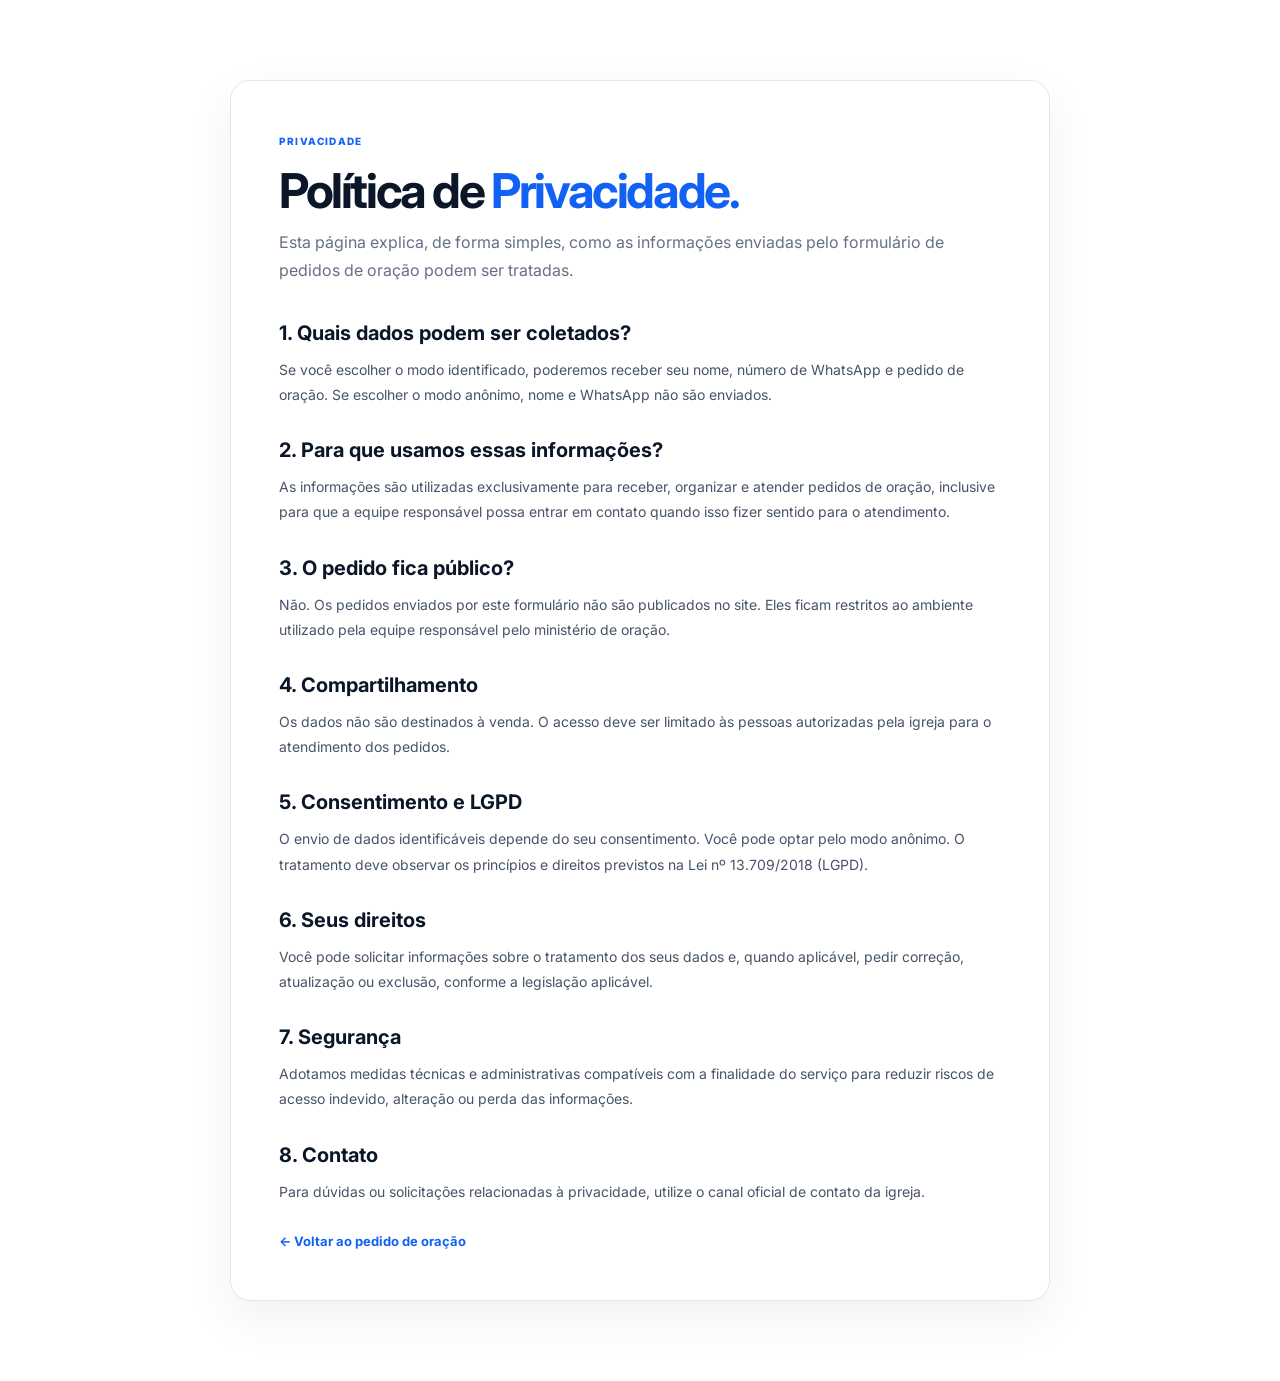
<file: privacidade.html>
<!doctype html>
<html lang="pt-BR">
<head>
  <link rel="icon" type="image/png" href="assets/igreja/logo-casa-adoradores.png">
  <link rel="apple-touch-icon" href="assets/igreja/logo-casa-adoradores.png">
  <meta name="theme-color" content="#071c3b">

<meta charset="utf-8">
<meta name="viewport" content="width=device-width,initial-scale=1">
<meta name="description" content="Política de Privacidade — Fred & Ariana.">
<title>Política de Privacidade — Fred & Ariana</title>
<link rel="preconnect" href="https://fonts.googleapis.com">
<link rel="preconnect" href="https://fonts.gstatic.com" crossorigin>
<link href="https://fonts.googleapis.com/css2?family=Inter:wght@400;500;600;700;800&display=swap" rel="stylesheet">
<link rel="stylesheet" href="styles.css">
<style>
.privacy-page{min-height:100vh;background:#f7f9fc;padding:80px 20px}
.privacy-card{max-width:820px;margin:auto;background:#fff;border:1px solid #e1e7ef;border-radius:20px;padding:48px;box-shadow:0 18px 50px rgba(16,24,40,.06)}
.privacy-card .kicker{color:#1261f5;font-size:10px;font-weight:800;letter-spacing:.12em}
.privacy-card h1{font-size:48px;line-height:1.05;letter-spacing:-.05em;margin:14px 0 12px}
.privacy-card h1 em{color:#1261f5;font-style:normal}
.privacy-card .lead{font-size:16px;color:#667085;line-height:1.75;margin-bottom:34px}
.privacy-card h2{font-size:20px;margin:28px 0 9px}
.privacy-card p,.privacy-card li{font-size:14px;line-height:1.8;color:#475467}
.privacy-card ul{padding-left:20px}
.back{display:inline-block;margin-top:28px;color:#1261f5;font-weight:700;font-size:13px;text-decoration:none}
@media(max-width:560px){.privacy-page{padding:35px 14px}.privacy-card{padding:28px 22px}.privacy-card h1{font-size:36px}.privacy-card p,.privacy-card li{font-size:13px}}
</style>
</head>
<body>
<main class="privacy-page">
  <article class="privacy-card">
    <span class="kicker">PRIVACIDADE</span>
    <h1>Política de <em>Privacidade.</em></h1>
    <p class="lead">Esta página explica, de forma simples, como as informações enviadas pelo formulário de pedidos de oração podem ser tratadas.</p>

    <h2>1. Quais dados podem ser coletados?</h2>
    <p>Se você escolher o modo identificado, poderemos receber seu nome, número de WhatsApp e pedido de oração. Se escolher o modo anônimo, nome e WhatsApp não são enviados.</p>

    <h2>2. Para que usamos essas informações?</h2>
    <p>As informações são utilizadas exclusivamente para receber, organizar e atender pedidos de oração, inclusive para que a equipe responsável possa entrar em contato quando isso fizer sentido para o atendimento.</p>

    <h2>3. O pedido fica público?</h2>
    <p>Não. Os pedidos enviados por este formulário não são publicados no site. Eles ficam restritos ao ambiente utilizado pela equipe responsável pelo ministério de oração.</p>

    <h2>4. Compartilhamento</h2>
    <p>Os dados não são destinados à venda. O acesso deve ser limitado às pessoas autorizadas pela igreja para o atendimento dos pedidos.</p>

    <h2>5. Consentimento e LGPD</h2>
    <p>O envio de dados identificáveis depende do seu consentimento. Você pode optar pelo modo anônimo. O tratamento deve observar os princípios e direitos previstos na Lei nº 13.709/2018 (LGPD).</p>

    <h2>6. Seus direitos</h2>
    <p>Você pode solicitar informações sobre o tratamento dos seus dados e, quando aplicável, pedir correção, atualização ou exclusão, conforme a legislação aplicável.</p>

    <h2>7. Segurança</h2>
    <p>Adotamos medidas técnicas e administrativas compatíveis com a finalidade do serviço para reduzir riscos de acesso indevido, alteração ou perda das informações.</p>

    <h2>8. Contato</h2>
    <p>Para dúvidas ou solicitações relacionadas à privacidade, utilize o canal oficial de contato da igreja.</p>

    <a class="back" href="index.html#pedido">← Voltar ao pedido de oração</a>
  </article>
</main>
</body>
</html>
</file>
<file: styles.css>
:root{--blue:#1261f5;--blue2:#0b4ed0;--blue-soft:#eef5ff;--green:#19a463;--green-soft:#eaf9f1;--red:#e5484d;--red-soft:#fff0f0;--ink:#111827;--muted:#667085;--sub:#98a2b3;--line:#e6eaf0;--white:#fff;--bg:#f7f9fc;--navy:#0b1730;--shadow:0 24px 70px rgba(17,24,39,.09)}
*{box-sizing:border-box;margin:0;padding:0}html{scroll-behavior:smooth}body{font-family:Inter,Arial,sans-serif;background:var(--bg);color:var(--ink);font-size:16px;line-height:1.5;overflow-x:hidden}a{text-decoration:none;color:inherit}img{display:block;max-width:100%}button,input,textarea{font:inherit}.container{width:min(1180px,calc(100% - 44px));margin:auto}
.header{height:76px;background:rgba(255,255,255,.92);backdrop-filter:blur(18px);border-bottom:1px solid var(--line);position:sticky;top:0;z-index:100}.nav{height:100%;display:flex;align-items:center;justify-content:space-between;gap:25px}.logo img{width:150px;height:auto;max-height:42px;object-fit:contain}.nav nav{display:flex;gap:28px;font-size:13px;font-weight:600;color:var(--muted)}.nav nav a:hover{color:var(--blue)}.nav-cta{background:var(--blue);color:#fff;border-radius:9px;padding:11px 16px;font-size:12px;font-weight:700;box-shadow:0 8px 18px #1261f51f}.nav-cta span{margin-left:7px}.menu-btn{display:none;border:0;background:none;font-size:24px}
.hero{position:relative;background:#fff;overflow:hidden;border-bottom:1px solid var(--line)}.hero-bg{position:absolute;width:650px;height:650px;border-radius:50%;right:-250px;top:-300px;background:radial-gradient(circle,#dceaff 0%,transparent 68%)}.hero-grid{min-height:690px;display:grid;grid-template-columns:1.02fr .98fr;gap:70px;align-items:center;padding:65px 0}.pill{display:inline-flex;gap:8px;align-items:center;padding:8px 12px;border-radius:100px;background:var(--blue-soft);color:var(--blue);font-size:10px;font-weight:700}.pill span{width:6px;height:6px;border-radius:50%;background:var(--blue)}.hero h1{font-size:clamp(48px,5.5vw,76px);line-height:1.02;letter-spacing:-.065em;margin-top:22px;font-weight:800}.hero h1 em{font-style:normal;color:var(--blue)}.hero-copy>p{max-width:590px;color:var(--muted);font-size:17px;line-height:1.75;margin-top:22px}.hero-actions{display:flex;align-items:center;gap:22px;margin-top:30px}.btn{display:inline-flex;align-items:center;justify-content:center;border:0;border-radius:9px;padding:15px 20px;font-size:12px;font-weight:800;cursor:pointer;transition:.2s}.btn:hover{transform:translateY(-2px)}.btn.blue{background:var(--blue);color:#fff;box-shadow:0 12px 24px #1261f52b}.btn.blue b{font-size:15px;margin-left:8px}.btn.green{background:var(--green);color:#fff;box-shadow:0 12px 24px #19a46326}.text-btn{font-size:11px;font-weight:700;color:var(--muted)}.text-btn span{color:var(--blue);margin-left:6px}.mini-proof{display:flex;flex-direction:column;gap:2px;border-left:2px solid #cbdcff;padding-left:12px;margin-top:34px}.mini-proof strong{font-size:11px}.mini-proof span{font-size:9px;color:var(--sub)}
.video-card{position:relative;aspect-ratio:16/10;border-radius:18px;overflow:hidden;background:#07101f;box-shadow:0 28px 60px rgba(15,23,42,.16);border:7px solid #fff}.video-card video{width:100%;height:100%;display:block;border:0;object-fit:cover}.video-caption{display:flex;align-items:center;gap:10px;margin:13px 5px 0}.play-dot{width:28px;height:28px;border-radius:50%;display:grid;place-items:center;background:var(--blue-soft);color:var(--blue);font-size:9px}.video-caption strong{display:block;font-size:11px}.video-caption small{display:block;color:var(--sub);font-size:9px;margin-top:2px}
.section{padding:105px 0}.center-head{text-align:center;max-width:760px;margin:0 auto}.kicker{display:inline-block;color:var(--blue);font-size:9px;font-weight:800;letter-spacing:.14em;text-transform:uppercase}.center-head h2,.section-head h2,.learn-head h2,.church-grid h2,.cta-copy h2,.risk-card h2{font-size:clamp(38px,4.3vw,58px);line-height:1.04;letter-spacing:-.055em;margin-top:12px;font-weight:800}.center-head h2 em,.section-head h2 em,.learn-head h2 em,.church-grid h2 em,.cta-copy h2 em,.risk-card h2 em{font-style:normal;color:var(--blue)}.center-head>p{color:var(--muted);font-size:14px;line-height:1.75;margin:16px auto 0;max-width:620px}
.steps{display:grid;grid-template-columns:repeat(3,1fr);gap:15px;margin-top:55px}.steps article{background:#fff;border:1px solid var(--line);border-radius:15px;padding:27px;min-height:245px;position:relative;box-shadow:0 8px 25px #11182705}.steps article>span{color:#a9b2bf;font-size:10px;font-weight:800}.icon{width:44px;height:44px;border-radius:11px;background:var(--blue-soft);color:var(--blue);display:grid;place-items:center;margin-top:28px;font-weight:800}.steps h3{font-size:19px;margin-top:18px}.steps p{font-size:11px;color:var(--muted);line-height:1.7;margin-top:6px}
.benefits{background:#fff}.section-head{display:flex;align-items:end;justify-content:space-between;gap:40px}.section-head>p{max-width:390px;color:var(--muted);font-size:13px;line-height:1.75}.benefit-list{display:grid;grid-template-columns:1fr 1fr;gap:15px;margin-top:52px}.benefit-list article{display:grid;grid-template-columns:190px 1fr;gap:25px;align-items:center;border:1px solid var(--line);border-radius:16px;padding:15px;background:#fff;min-height:225px;box-shadow:0 8px 25px #11182705}.benefit-list img{width:100%;height:195px;object-fit:cover;border-radius:10px;background:#f1f4f8}.benefit-list article>div>span{font-size:9px;color:var(--blue);font-weight:800}.benefit-list h3{font-size:20px;margin-top:22px}.benefit-list p{font-size:11px;line-height:1.7;color:var(--muted);margin-top:7px}
.audience{background:var(--bg)}.audience-grid{display:grid;grid-template-columns:1fr 1fr;gap:18px;margin-top:48px}.audience-card{border-radius:16px;padding:30px}.audience-card.yes{background:var(--green-soft);border:1px solid #c9ecd8}.audience-card.no{background:var(--red-soft);border:1px solid #f5cdcf}.audience-title{display:flex;align-items:center;gap:12px}.audience-title>span{width:32px;height:32px;border-radius:9px;display:grid;place-items:center;font-weight:800}.yes .audience-title>span{background:#d4f1df;color:var(--green)}.no .audience-title>span{background:#f9d7d8;color:var(--red)}.audience-title h3{font-size:18px}.audience-card ul{list-style:none;margin-top:22px;display:grid;gap:12px}.audience-card li{font-size:12px;color:#344054;position:relative;padding-left:24px}.yes li:before{content:"✓";color:var(--green);font-weight:800;position:absolute;left:0}.no li:before{content:"×";color:var(--red);font-weight:800;position:absolute;left:0}
.learn{background:#fff}.learn-head{display:flex;justify-content:space-between;align-items:end;gap:50px}.learn-head>p{max-width:390px;color:var(--muted);font-size:13px;line-height:1.75}.learn-grid{display:grid;grid-template-columns:.85fr 1.15fr;gap:70px;align-items:center;margin-top:58px}.learn-image{position:relative;border-radius:18px;overflow:hidden;box-shadow:0 25px 60px #11182715}.learn-image img{aspect-ratio:4/4.4;object-fit:cover}.image-badge{position:absolute;left:18px;bottom:18px;background:rgba(11,23,48,.92);color:#fff;border-radius:10px;padding:12px 15px;font-weight:700;font-size:13px}.image-badge small{font-size:8px;color:#aeb9ca;font-weight:500}.learn-content{display:grid;gap:0}.content-block{display:grid;grid-template-columns:45px 1fr;gap:18px;padding:24px 0;border-bottom:1px solid var(--line)}.content-block:first-child{border-top:1px solid var(--line)}.content-block>span{font-size:10px;color:var(--blue);font-weight:800}.content-block h3{font-size:18px}.content-block p{font-size:12px;color:var(--muted);line-height:1.75;margin-top:7px}
.social{background:#fff}.testimonials{display:flex;gap:15px;overflow-x:auto;scroll-snap-type:x mandatory;padding:5px 2px 18px;margin-top:48px}.testimonials::-webkit-scrollbar{height:5px}.testimonials::-webkit-scrollbar-thumb{background:#cdd5df;border-radius:99px}.testimonials article{flex:0 0 330px;scroll-snap-align:start;border:1px solid var(--line);border-radius:15px;padding:25px;background:#fbfcfe}.testimonials article>span{font-size:30px;color:var(--blue)}.testimonials p{font-size:13px;line-height:1.7;color:#344054;margin-top:8px}.testimonials b{display:block;font-size:9px;color:var(--sub);margin-top:20px}
.church{background:var(--bg)}.church-grid{display:grid;grid-template-columns:1fr .8fr;gap:90px;align-items:end}.church-grid>div>p{font-size:13px;color:var(--muted);line-height:1.8}.church-points{display:grid;grid-template-columns:repeat(3,1fr);gap:10px;margin-top:30px}.church-points div{background:#fff;border:1px solid var(--line);border-radius:11px;padding:16px}.church-points b{display:block;color:var(--blue);font-size:9px}.church-points span{display:block;font-size:14px;font-weight:700;margin-top:18px}
.cta-section{background:linear-gradient(180deg,#fff 0%,#f7fbff 100%)}.cta-wrap{display:grid;grid-template-columns:1fr .92fr;gap:75px;align-items:center}.cta-copy>p{max-width:540px;color:var(--muted);font-size:14px;line-height:1.8;margin-top:17px}.benefit-summary{display:flex;flex-wrap:wrap;gap:12px 18px;margin-top:25px;font-size:10px;color:#344054}.benefit-summary span{color:var(--green);font-weight:800}.form{background:#fff;border:1px solid var(--line);border-radius:18px;padding:31px;box-shadow:var(--shadow)}.form-top{display:flex;justify-content:space-between;align-items:flex-start;margin-bottom:25px}.form-top small{font-size:8px;color:var(--blue);letter-spacing:.14em;font-weight:800}.form-top h3{font-size:23px;margin-top:4px}.private{font-size:8px;color:var(--muted);border:1px solid var(--line);border-radius:99px;padding:7px 9px}.private i{display:inline-block;width:6px;height:6px;border-radius:50%;background:#67b879;margin-right:4px}.form label:not(.consent){display:block;font-size:10px;font-weight:700;margin-bottom:14px}.form input,.form textarea{width:100%;display:block;margin-top:7px;padding:13px;border:1px solid var(--line);border-radius:8px;background:#fafbfc;outline:none;font-size:13px}.form textarea{resize:vertical;min-height:125px}.form input:focus,.form textarea:focus{background:#fff;border-color:#8fb0f8;box-shadow:0 0 0 3px #1261f50c}.consent{display:flex;gap:7px;font-size:8px;color:var(--sub);line-height:1.5;margin:-2px 0 14px}.consent input{margin-top:2px;accent-color:var(--blue)}.form .btn{width:100%}.form-help{display:block;text-align:center;color:var(--sub);font-size:8px;margin-top:8px}.success{display:none;margin-top:10px;background:#eaf9f1;color:#25754a;border-radius:8px;padding:9px;text-align:center;font-size:9px}
.risk{background:#fff}.risk-card{display:grid;grid-template-columns:180px 1fr;gap:45px;align-items:center;background:#f5f9ff;border:1px solid #dfeaff;border-radius:18px;padding:35px 42px}.risk-card img{width:160px;height:160px;object-fit:contain;margin:auto}.risk-card p{max-width:620px;color:var(--muted);font-size:13px;line-height:1.8;margin-top:15px}
.faq{background:var(--bg)}.faq-list{max-width:850px;margin:45px auto 0}.faq-list details{background:#fff;border:1px solid var(--line);border-radius:10px;margin-bottom:10px;padding:0 18px}.faq-list summary{list-style:none;cursor:pointer;padding:19px 0;font-size:13px;font-weight:700;display:flex;justify-content:space-between;gap:20px}.faq-list summary::-webkit-details-marker{display:none}.faq-list summary span{color:var(--blue);font-size:19px;font-weight:400}.faq-list details p{color:var(--muted);font-size:11px;line-height:1.75;padding:0 0 19px;max-width:720px}
.footer{min-height:80px;display:flex;align-items:center;justify-content:space-between}.footer p{font-size:9px;color:var(--sub)}.footer .logo img{width:135px}

.pulse{animation:pulse 2.2s infinite}@keyframes pulse{0%,100%{box-shadow:0 10px 25px #1261f52b}50%{box-shadow:0 10px 32px #1261f55c}}
@media(max-width:900px){.nav nav{display:none}.menu-btn{display:block}.nav-cta{display:none}.hero-grid,.learn-grid,.cta-wrap,.church-grid{grid-template-columns:1fr;gap:45px}.hero-grid{padding:65px 0}.hero-media{max-width:720px;width:100%;margin:auto}.section{padding:82px 0}.section-head,.learn-head{align-items:flex-start;flex-direction:column}.steps,.benefit-list,.audience-grid{grid-template-columns:1fr}.benefit-list article{grid-template-columns:180px 1fr}.risk-card{grid-template-columns:130px 1fr}.risk-card img{width:120px;height:120px}}
@media(max-width:560px){.container{width:calc(100% - 28px)}.logo img{width:125px}.hero h1{font-size:49px}.hero-copy>p{font-size:16px}.hero-actions{flex-direction:column;align-items:stretch}.btn{width:100%}.benefit-list article{grid-template-columns:1fr;padding:12px}.benefit-list img{height:210px}.audience-card{padding:23px}.learn-grid{gap:30px}.testimonials article{flex-basis:290px}.church-points{grid-template-columns:1fr}.risk-card{grid-template-columns:1fr;text-align:center;padding:28px 20px}.risk-card img{margin:auto}.footer{flex-direction:column;gap:12px;justify-content:center;padding:22px 0}}

/* V6 — real imagery + cleaner composition */
.hero-media,.learn-image,.benefit-list article,.risk-card{position:relative}
.benefit-list img{object-position:center;display:block}
.learn-image img{background:#e8edf5}
.hero{isolation:isolate}
.benefit-list article:hover{transform:translateY(-3px);box-shadow:0 16px 34px rgba(17,24,39,.08)}

.benefits{position:relative}
.benefit-photo-note{display:none}
.benefit-list article{overflow:hidden}
.benefit-list img{height:210px;object-fit:cover;object-position:center;border-radius:11px}
.benefit-list article:nth-child(1) img{object-position:center 45%}
.benefit-list article:nth-child(2) img{object-position:center 42%}
.benefit-list article:nth-child(3) img{object-position:center 50%}
.benefit-list article:nth-child(4) img{object-position:center 35%}
@media(max-width:560px){.benefit-list img{height:220px}}

.church-manifesto>span{font:500 38px "Playfair Display";color:#a9c6ff;line-height:.8}
.church-manifesto p{font-size:18px;line-height:1.55;font-weight:600;max-width:800px}
@media(max-width:560px){.church-manifesto{padding:25px 22px}.church-manifesto p{font-size:15px}}

@media(max-width:900px){
  .church-top{grid-template-columns:1fr;gap:28px}
  .church-feature{grid-template-columns:1fr}
  .church-photo,.church-photo img{min-height:430px}
  .church-story{padding:38px 34px 40px}
}
@media(max-width:560px){
  .church{padding:75px 0 82px}
  .church-top{margin-bottom:38px}
  .church-top h2{font-size:43px}
  .church-intro{padding-left:18px}
  .church-intro p{font-size:14px}
  .church-photo,.church-photo img{min-height:360px}
  .church-story{padding:30px 23px 32px}
  .church-story h3{font-size:25px}
  .church-story p{font-size:12px}
  .church-values{grid-template-columns:1fr}
  .church-values>div{padding:18px 20px}
  .church-manifesto{padding:22px 21px}
  .church-manifesto p{font-size:14px}
}

/* V11 — FORMULARIO PRIVADO E PROPORCIONAL */
.private-prayer-layout{grid-template-columns:1fr 1fr;gap:70px;align-items:center}
.private-prayer-layout .cta-copy{max-width:570px}
.private-prayer-layout .cta-copy h2{font-size:clamp(44px,4.6vw,62px)}
.private-prayer-layout .cta-copy>p{max-width:540px;font-size:14px;line-height:1.85}
.private-points{display:grid;gap:13px;margin-top:30px}
.private-points>div{display:flex;align-items:flex-start;gap:11px}
.private-points>div>span{flex:0 0 25px;width:25px;height:25px;border-radius:7px;background:#e8f8ef;color:var(--green);display:grid;place-items:center;font-size:11px;font-weight:800}
.private-points strong{display:block;font-size:11px}
.private-points small{display:block;color:var(--sub);font-size:9px;margin-top:2px}
.private-form{max-width:560px;width:100%;justify-self:end;padding:32px}
.private-form .form-top{margin-bottom:20px}
.private-form textarea{min-height:220px}
.privacy-banner{display:flex;gap:11px;align-items:center;background:#f3f7ff;border:1px solid #dce8ff;border-radius:10px;padding:12px 13px;margin-bottom:18px}
.privacy-banner>span{font-size:17px}
.privacy-banner strong{display:block;font-size:10px;color:var(--ink)}
.privacy-banner small{display:block;font-size:8px;color:var(--sub);margin-top:2px}
.private-form .consent{margin-top:2px}
@media(max-width:900px){
 .private-prayer-layout{grid-template-columns:1fr;gap:42px}
 .private-form{max-width:700px;justify-self:stretch}
}
@media(max-width:560px){
 .private-prayer-layout .cta-copy h2{font-size:43px}
 .private-form{padding:23px 18px}
 .private-form textarea{min-height:190px}
}

/* V12 — escolha de anonimato + consentimento LGPD */
.mode-choice{border:0;padding:0;margin:0 0 19px}
.mode-choice legend{font-size:10px;font-weight:700;margin-bottom:9px}
.mode-option{display:flex!important;align-items:flex-start;gap:10px!important;border:1px solid var(--line);border-radius:9px;padding:11px 12px!important;margin:7px 0!important;cursor:pointer;background:#fff;transition:.18s}
.mode-option.active{border-color:#a9c7ff;background:#f5f9ff}
.mode-option input{position:absolute;opacity:0;pointer-events:none}
.radio-ui{width:16px!important;height:16px!important;flex:0 0 16px;border:1.5px solid #aeb8c6;border-radius:50%;margin-top:1px!important;position:relative}
.mode-option.active .radio-ui{border-color:var(--blue)}
.mode-option.active .radio-ui:after{content:"";position:absolute;width:7px;height:7px;border-radius:50%;background:var(--blue);left:3px;top:3px}
.mode-option strong{display:block;font-size:10px}
.mode-option small{display:block;font-size:8px;color:var(--sub);margin-top:2px}
.identified-fields{display:grid;grid-template-columns:1fr 1fr;gap:12px}
.identified-fields label{margin-bottom:14px!important}
.lgpd-consent{align-items:flex-start}
.lgpd-consent strong{color:#344054}
@media(max-width:560px){.identified-fields{grid-template-columns:1fr}}

/* V13 — confirmação de anonimato em caixa proporcional */
.privacy-choice{
  border:1px solid #dfe6ef;
  border-radius:13px;
  padding:16px;
  margin:0 0 20px;
  background:#fbfcfe;
}
.privacy-choice legend{
  padding:0;
  font-size:10px;
  line-height:1;
  font-weight:800;
  color:var(--ink);
}
.privacy-choice>p{
  color:var(--muted);
  font-size:9px;
  margin-top:6px;
}
.privacy-options{
  display:grid;
  grid-template-columns:1fr 1fr;
  gap:9px;
  margin-top:12px;
}
.privacy-option{
  position:relative;
  display:flex!important;
  align-items:flex-start;
  gap:9px!important;
  padding:12px!important;
  margin:0!important;
  border:1px solid #e1e7ef;
  border-radius:9px;
  background:#fff;
  cursor:pointer;
  min-height:67px;
  transition:.18s ease;
}
.privacy-option:hover{border-color:#b9cffb}
.privacy-option.active{
  border-color:#9dbcf9;
  background:#f3f7ff;
  box-shadow:inset 0 0 0 1px #d8e6ff;
}
.privacy-option input{
  position:absolute!important;
  opacity:0;
  pointer-events:none;
}
.option-check{
  flex:0 0 20px;
  width:20px;
  height:20px;
  border:1px solid #c7d0dc;
  border-radius:6px;
  display:grid;
  place-items:center;
  color:transparent;
  font-size:11px;
  font-weight:800;
  margin-top:1px;
  background:#fff;
}
.privacy-option.active .option-check{
  background:var(--blue);
  border-color:var(--blue);
  color:#fff;
}
.privacy-option strong{
  display:block;
  font-size:9px;
  line-height:1.35;
}
.privacy-option small{
  display:block;
  color:var(--sub);
  font-size:8px;
  line-height:1.4;
  margin-top:3px;
}
@media(max-width:560px){
  .privacy-options{grid-template-columns:1fr}
  .privacy-option{min-height:61px}
}

/* V14 — identificado como opção principal */
.privacy-choice>p{max-width:520px}
.privacy-option.active{border-color:#1261f5;background:#f3f7ff}

/* V15 — composição mais limpa e proporcional */
.private-prayer-layout{
  grid-template-columns:minmax(0,.82fr) minmax(460px,1fr);
  gap:72px;
  align-items:center;
  max-width:1080px;
  margin:0 auto;
}
.private-prayer-layout .cta-copy{max-width:470px}
.private-prayer-layout .cta-copy h2{
  font-size:clamp(42px,4.3vw,57px);
  line-height:1.04;
}
.private-prayer-layout .cta-copy>p{
  font-size:13px;
  line-height:1.8;
  max-width:460px;
  margin-top:17px;
}
.simple-note{
  display:flex;
  gap:11px;
  align-items:center;
  margin-top:25px;
  padding-top:18px;
  border-top:1px solid var(--line);
  max-width:430px;
}
.simple-note>span{
  width:28px;height:28px;border-radius:8px;
  display:grid;place-items:center;
  background:var(--blue-soft);color:var(--blue);
  font-size:12px;flex:0 0 28px;
}
.simple-note strong{display:block;font-size:10px}
.simple-note small{display:block;font-size:8px;color:var(--sub);margin-top:2px}
.private-form{
  max-width:510px;
  padding:28px;
  justify-self:end;
  border-radius:16px;
}
.private-form .form-top{margin-bottom:16px}
.private-form .form-top h3{font-size:21px}
.privacy-banner{
  padding:10px 12px;
  margin-bottom:14px;
  border-radius:9px;
}
.privacy-banner>span{font-size:15px}
.privacy-banner strong{font-size:9px}
.privacy-banner small{font-size:7.5px}
.privacy-choice{
  padding:13px;
  margin-bottom:15px;
  border-radius:11px;
}
.privacy-choice legend{font-size:9px}
.privacy-choice>p{font-size:8px;margin-top:5px}
.privacy-options{gap:7px;margin-top:9px}
.privacy-option{
  min-height:61px;
  padding:10px!important;
  border-radius:8px;
}
.privacy-option strong{font-size:8.5px}
.privacy-option small{font-size:7.5px}
.private-form input,.private-form textarea{
  font-size:12px;
  padding:12px;
}
.private-form textarea{min-height:115px}
.private-form label:not(.consent){margin-bottom:11px}
.private-form .btn{padding:14px}
.lgpd-consent{
  background:#f8fafc;
  border:1px solid #e7ebf1;
  border-radius:9px;
  padding:10px 11px;
  margin:3px 0 12px!important;
  color:#667085;
  font-size:8px;
}
.lgpd-consent input{
  appearance:none;
  -webkit-appearance:none;
  width:17px!important;
  height:17px!important;
  flex:0 0 17px;
  margin:0!important;
  border:1px solid #b8c2cf;
  border-radius:5px;
  background:#fff;
  position:relative;
  cursor:pointer;
}
.lgpd-consent input:checked{
  background:var(--blue);
  border-color:var(--blue);
}
.lgpd-consent input:checked:after{
  content:"✓";
  position:absolute;
  color:#fff;
  font-size:11px;
  font-weight:800;
  left:3px;
  top:-1px;
}
.lgpd-consent span{display:block;line-height:1.45}
.lgpd-consent strong{color:#344054}
@media(max-width:900px){
  .private-prayer-layout{
    grid-template-columns:1fr;
    gap:40px;
    max-width:700px;
  }
  .private-prayer-layout .cta-copy{max-width:620px}
  .private-form{max-width:700px;justify-self:stretch}
}
@media(max-width:560px){
  .private-prayer-layout{gap:30px}
  .private-prayer-layout .cta-copy h2{font-size:41px}
  .private-form{padding:21px 17px}
  .privacy-options{grid-template-columns:1fr}
  .privacy-option{min-height:58px}
}

/* V16 — duas colunas com mesma altura e eixo visual */
.private-prayer-layout{
  grid-template-columns:1fr 1fr;
  align-items:stretch;
  gap:56px;
  max-width:1080px;
}
.private-prayer-layout .cta-copy{
  max-width:none;
  display:flex;
  flex-direction:column;
  justify-content:center;
  padding:34px 12px 34px 0;
}
.private-prayer-layout .cta-copy h2{font-size:clamp(43px,4.2vw,57px)}
.private-prayer-layout .cta-copy>p{max-width:500px}
.simple-note{max-width:500px}
.private-form{
  width:100%;
  max-width:none;
  height:100%;
  justify-self:stretch;
  display:flex;
  flex-direction:column;
  justify-content:center;
}
.private-form .privacy-choice{margin-bottom:14px}
.private-form .form-top{margin-bottom:14px}
.private-form textarea{min-height:125px}
@media(max-width:900px){
  .private-prayer-layout{
    grid-template-columns:1fr;
    align-items:initial;
    gap:35px;
  }
  .private-prayer-layout .cta-copy{
    padding:0;
  }
  .private-form{
    height:auto;
  }
}

/* V17 — equilíbrio real entre as duas colunas */
.private-prayer-layout{
  grid-template-columns:1fr 1fr;
  gap:24px;
  align-items:stretch;
  max-width:1040px;
}
.prayer-intro-card{
  background:var(--blue);
  color:#fff;
  border-radius:18px;
  padding:36px;
  min-height:610px;
  max-width:none!important;
  display:flex!important;
  flex-direction:column;
  justify-content:space-between;
  box-shadow:0 22px 50px rgba(18,97,245,.14);
}
.prayer-intro-card .kicker{color:#cfe0ff}
.prayer-intro-card h2{
  color:#fff;
  font-size:clamp(43px,4vw,56px)!important;
  margin-top:13px;
}
.prayer-intro-card h2 em{color:#cfe0ff}
.prayer-intro-card .prayer-intro-top>p{
  color:#dce7fb;
  font-size:12px;
  line-height:1.8;
  max-width:420px;
  margin-top:18px;
}
.prayer-intro-bottom{
  display:grid;
  gap:0;
  border-top:1px solid rgba(255,255,255,.2);
}
.intro-item{
  display:grid;
  grid-template-columns:30px 1fr;
  gap:11px;
  padding:15px 0;
  border-bottom:1px solid rgba(255,255,255,.15);
}
.intro-item:last-child{border-bottom:0}
.intro-item>span{
  font-size:8px;
  color:#b9d0ff;
  font-weight:800;
  padding-top:2px;
}
.intro-item strong{display:block;font-size:10px}
.intro-item small{display:block;color:#c4d3eb;font-size:8px;line-height:1.45;margin-top:3px}
.private-form{
  min-height:610px;
  padding:25px;
  border-radius:18px;
  box-shadow:0 18px 48px rgba(17,24,39,.08);
}
.private-form .form-top h3{font-size:20px}
.private-form .privacy-banner{margin-bottom:10px}
.private-form .privacy-choice{margin-bottom:10px;padding:12px}
.private-form .privacy-options{gap:6px}
.private-form .privacy-option{min-height:57px;padding:9px!important}
.private-form .identified-fields label{margin-bottom:8px!important}
.private-form textarea{min-height:95px}
.private-form .lgpd-consent{margin:0 0 9px!important}
.private-form .form-help{margin-top:6px}
.private-form .btn{padding:13px}
@media(max-width:900px){
  .private-prayer-layout{grid-template-columns:1fr;gap:24px}
  .prayer-intro-card,.private-form{min-height:0}
}
@media(max-width:560px){
  .prayer-intro-card{padding:28px 23px}
  .prayer-intro-card h2{font-size:41px!important}
  .private-form{padding:21px 17px}
  .privacy-options{grid-template-columns:1fr}
}

/* V18 — redesign premium, leve e proporcional */
.cta-section{background:#fff;padding:105px 0 110px}
.prayer-v18{max-width:1080px;margin:0 auto}
.prayer-heading{
  display:grid;
  grid-template-columns:1.15fr .85fr;
  gap:80px;
  align-items:end;
  padding-bottom:38px;
  border-bottom:1px solid #e8edf3;
}
.prayer-heading h2{
  margin-top:12px;
  font-size:clamp(43px,4.5vw,62px);
  line-height:1.02;
  letter-spacing:-.06em;
}
.prayer-heading h2 em{color:var(--blue);font-style:normal}
.prayer-heading>p{
  max-width:430px;
  color:var(--muted);
  font-size:13px;
  line-height:1.8;
  padding-bottom:2px;
}
.prayer-grid{
  display:grid;
  grid-template-columns:.82fr 1.18fr;
  gap:22px;
  margin-top:22px;
  align-items:stretch;
}
.prayer-side{
  border:1px solid #e3e8ef;
  border-radius:16px;
  padding:27px 28px;
  background:#f8fafc;
  display:flex;
  flex-direction:column;
}
.prayer-side-head{display:flex;gap:12px;align-items:center;padding-bottom:22px;border-bottom:1px solid #e4e9f0}
.prayer-side-head .step{
  width:32px;height:32px;border-radius:9px;
  display:grid;place-items:center;
  background:#e9f1ff;color:var(--blue);
  font-size:9px;font-weight:800;
}
.prayer-side-head strong{display:block;font-size:12px}
.prayer-side-head small{display:block;color:var(--sub);font-size:8px;margin-top:3px}
.prayer-steps{padding:5px 0;flex:1}
.prayer-steps>div{display:grid;grid-template-columns:27px 1fr;gap:10px;padding:16px 0;border-bottom:1px solid #e5eaf0}
.prayer-steps>div:last-child{border-bottom:0}
.prayer-steps span{font-size:8px;color:var(--blue);font-weight:800;padding-top:2px}
.prayer-steps p{margin:0;color:var(--muted);font-size:9px;line-height:1.65}
.prayer-steps b{color:var(--ink)}
.prayer-trust{
  display:flex;gap:10px;align-items:flex-start;
  padding:13px 14px;
  border-radius:10px;
  background:#fff;
  border:1px solid #e3e8ef;
}
.prayer-trust>span{
  width:20px;height:20px;border-radius:6px;background:#e9f8f0;color:#18a765;
  display:grid;place-items:center;font-size:9px;font-weight:800;flex:0 0 20px
}
.prayer-trust b{display:block;font-size:9px}
.prayer-trust small{display:block;color:var(--sub);font-size:7.5px;line-height:1.4;margin-top:2px}
.prayer-form-v18{
  max-width:none;
  width:100%;
  border-radius:16px;
  padding:27px 29px 24px;
  box-shadow:0 15px 45px rgba(16,24,40,.07);
  border:1px solid #e1e7ef;
}
.prayer-form-v18 .form-top{margin-bottom:17px}
.prayer-form-v18 .form-top h3{font-size:20px}
.prayer-form-v18 .privacy-choice{margin-bottom:13px;padding:13px}
.prayer-form-v18 .privacy-choice legend{font-size:9px}
.prayer-form-v18 .privacy-options{gap:8px;margin-top:8px}
.prayer-form-v18 .privacy-option{min-height:56px;padding:9px!important}
.prayer-form-v18 .privacy-option strong{font-size:8.5px}
.prayer-form-v18 .privacy-option small{font-size:7.5px}
.prayer-form-v18 .identified-fields{gap:10px}
.prayer-form-v18 .identified-fields label{margin-bottom:10px!important}
.prayer-form-v18 textarea{min-height:105px}
.prayer-form-v18 .lgpd-consent{margin:0 0 10px!important;padding:9px 10px}
.prayer-form-v18 .btn{padding:13px}
.prayer-form-v18 .form-help{margin-top:6px}
@media(max-width:900px){
  .prayer-heading{grid-template-columns:1fr;gap:18px}
  .prayer-heading>p{max-width:620px}
  .prayer-grid{grid-template-columns:1fr}
}
@media(max-width:560px){
  .cta-section{padding:75px 0 80px}
  .prayer-heading{padding-bottom:28px}
  .prayer-heading h2{font-size:42px}
  .prayer-grid{gap:15px}
  .prayer-side{padding:23px 20px}
  .prayer-form-v18{padding:21px 17px}
  .prayer-form-v18 .privacy-options{grid-template-columns:1fr}
}

/* V19 — conteúdo e refinamento visual */
.prayer-side{
  padding:28px;
  background:linear-gradient(180deg,#f8fafc 0%,#f5f8fc 100%);
}
.prayer-side-head{padding-bottom:20px}
.prayer-message{
  position:relative;
  margin:20px 0 8px;
  padding:18px 20px 18px 38px;
  border-radius:12px;
  background:#fff;
  border:1px solid #e4e9f0;
}
.prayer-quote{
  position:absolute;
  left:14px;
  top:12px;
  color:#b9d1ff;
  font:500 30px "Playfair Display",serif;
  line-height:1;
}
.prayer-message p{
  margin:0;
  color:#475467;
  font-size:11px;
  line-height:1.65;
  font-weight:600;
}
.prayer-steps>div{padding:14px 0}
.prayer-steps p{font-size:8.5px;line-height:1.55}
.prayer-values{
  display:grid;
  grid-template-columns:repeat(3,1fr);
  gap:7px;
  margin-top:10px;
}
.prayer-values>div{
  display:flex;
  align-items:center;
  gap:6px;
  padding:9px 8px;
  background:#fff;
  border:1px solid #e4e9f0;
  border-radius:8px;
}
.prayer-values span{
  width:16px;height:16px;border-radius:5px;
  background:#eaf8f1;color:#17a667;
  display:grid;place-items:center;
  font-size:8px;font-weight:800;
  flex:0 0 16px;
}
.prayer-values strong{font-size:7.5px;color:#344054}
.lgpd-card{
  position:relative;
  display:grid!important;
  grid-template-columns:28px 1fr 20px;
  gap:10px!important;
  align-items:center;
  padding:11px 12px!important;
  margin:0 0 10px!important;
  background:#f8fafc;
  border:1px solid #e1e7ef;
  border-radius:10px;
  cursor:pointer;
  color:inherit!important;
}
.lgpd-card input{
  position:absolute!important;
  opacity:0!important;
  width:1px!important;
  height:1px!important;
  pointer-events:none;
}
.lgpd-icon{
  width:28px;height:28px;
  border-radius:8px;
  display:grid;place-items:center;
  background:#e9f1ff;
  color:var(--blue);
  font-size:10px;font-weight:800;
}
.lgpd-copy{min-width:0}
.lgpd-copy strong{
  display:block;
  color:#1d2939;
  font-size:8.5px;
  line-height:1.2;
}
.lgpd-copy small{
  display:block;
  color:#667085;
  font-size:7px;
  line-height:1.45;
  margin-top:3px;
}
.lgpd-copy b{color:#344054}
.lgpd-check{
  width:19px;height:19px;
  border:1.5px solid #c7d0dc;
  border-radius:6px;
  background:#fff;
  position:relative;
}
.lgpd-card:has(input:checked){
  border-color:#b5ccf8;
  background:#f5f8ff;
}
.lgpd-card:has(input:checked) .lgpd-check{
  background:var(--blue);
  border-color:var(--blue);
}
.lgpd-card:has(input:checked) .lgpd-check:after{
  content:"✓";
  position:absolute;
  color:#fff;
  font-size:11px;font-weight:800;
  left:3px;top:0px;
}
@media(max-width:560px){
  .prayer-side{padding:22px 19px}
  .prayer-values{grid-template-columns:1fr}
  .prayer-values>div{padding:8px}
  .lgpd-card{grid-template-columns:28px 1fr 20px}
}

/* V20 — tipografia realmente legível */
body{font-size:16px}
.prayer-heading>p{font-size:16px;line-height:1.75}
.prayer-side-head strong{font-size:15px}
.prayer-side-head small{font-size:12px;line-height:1.45}
.prayer-message p{font-size:14px;line-height:1.7}
.prayer-steps>div{grid-template-columns:32px 1fr;gap:14px;padding:17px 0}
.prayer-steps span{font-size:11px}
.prayer-steps p{font-size:13px;line-height:1.65}
.prayer-values strong{font-size:11px}
.prayer-trust b{font-size:12px}
.prayer-trust small{font-size:10px}
.prayer-form-v18 .form-top h3{font-size:24px}
.prayer-form-v18 .form-top small{font-size:10px}
.prayer-form-v18 .privacy-choice legend{font-size:12px}
.prayer-form-v18 .privacy-option strong{font-size:11px}
.prayer-form-v18 .privacy-option small{font-size:10px;line-height:1.45}
.prayer-form-v18 label:not(.consent):not(.privacy-option):not(.lgpd-card){
  font-size:11px;
}
.prayer-form-v18 input,.prayer-form-v18 textarea{
  font-size:15px;
}
.prayer-form-v18 textarea{line-height:1.6}
.lgpd-copy strong{font-size:11px}
.lgpd-copy small{font-size:9px;line-height:1.5}
.prayer-form-v18 .form-help{font-size:9px}
@media(max-width:560px){
  .prayer-heading>p{font-size:14px}
  .prayer-message p{font-size:13px}
  .prayer-steps p{font-size:12px}
  .prayer-form-v18 .privacy-option strong{font-size:10px}
  .prayer-form-v18 .privacy-option small{font-size:9px}
}

/* V21 — banco, sucesso, privacidade e proteção anti-spam */
.honeypot{position:absolute!important;left:-10000px!important;width:1px!important;height:1px!important;overflow:hidden!important;opacity:0!important}
.prayer-form-v18 button:disabled{opacity:.65;cursor:not-allowed;transform:none}
.prayer-success{
  display:none;
  align-items:flex-start;
  gap:11px;
  margin-top:11px;
  padding:12px;
  border:1px solid #bfe7d2;
  border-radius:10px;
  background:#f0fbf5;
}
.success-icon{
  width:25px;height:25px;flex:0 0 25px;
  border-radius:7px;
  display:grid;place-items:center;
  background:#18a765;color:#fff;
  font-size:11px;font-weight:800;
}
.prayer-success strong{font-size:10px;color:#126d45}
.prayer-success p{font-size:8.5px;line-height:1.5;color:#587064;margin:2px 0 0}
.prayer-success.is-error{border-color:#f0c8c8;background:#fff5f5}
.prayer-success.is-error .success-icon{background:#d64545}
.prayer-success.is-error strong{color:#a12b2b}
.prayer-success.is-error p{color:#805b5b}
.lgpd-copy small a{color:var(--blue);font-weight:700;text-decoration:none;white-space:nowrap}
@media(max-width:560px){
  .lgpd-copy small a{white-space:normal}
}

/* V25 — comunidade real + convite opcional ao grupo */
.community-section{padding:110px 0;background:#f7f9fc}
.community-shell{width:min(1120px,calc(100% - 40px));margin:0 auto;display:grid;grid-template-columns:.82fr 1.18fr;gap:58px;align-items:center}
.community-intro .eyebrow{display:block;margin-bottom:13px}.community-intro h2{font-size:clamp(34px,4.4vw,60px);line-height:.98;letter-spacing:-.055em;margin:0 0 20px;color:#111827}.community-intro h2 em{color:#1765f5;font-style:normal}.community-intro p{font-size:15px;line-height:1.8;color:#667085;max-width:480px;margin:0}.community-brand{margin-top:28px;background:#fff;border:1px solid #e4e8ef;border-radius:16px;padding:14px 18px;display:inline-flex;box-shadow:0 10px 30px rgba(16,24,40,.05)}.community-brand img{display:block;width:180px;height:auto;object-fit:contain}
.community-gallery{display:grid;grid-template-columns:1.2fr .8fr;grid-template-rows:180px 180px 180px;gap:12px}.community-gallery figure{margin:0;border-radius:18px;overflow:hidden;background:#e9edf3;min-height:0}.community-gallery figure img{width:100%;height:100%;display:block;object-fit:cover;transition:transform .45s ease}.community-gallery figure:hover img{transform:scale(1.035)}.community-gallery .gallery-main{grid-row:1/3}.community-gallery figure:last-child{grid-column:2}
.group-invite{display:flex;align-items:center;gap:14px;width:min(100%,720px);margin:18px auto 0;padding:15px 16px;border:1px solid #cfe3d8;background:#f4fbf7;border-radius:13px}.group-invite .group-icon{width:36px;height:36px;border-radius:10px;display:grid;place-items:center;background:#e1f6ea;color:#16945a;font-weight:800;flex:0 0 auto}.group-invite div{flex:1}.group-invite strong{display:block;font-size:12px;color:#13251c}.group-invite small{display:block;font-size:9px;color:#667b70;margin-top:3px;line-height:1.5}.group-invite a{background:#18a765;color:#fff;text-decoration:none;font-size:10px;font-weight:800;padding:11px 14px;border-radius:9px;white-space:nowrap;box-shadow:0 8px 18px rgba(24,167,101,.18)}
@media(max-width:850px){.community-shell{grid-template-columns:1fr;gap:35px}.community-gallery{grid-template-rows:170px 170px 170px}.community-section{padding:75px 0}}
@media(max-width:520px){.community-shell{width:min(100% - 28px,1120px)}.community-gallery{grid-template-columns:1fr 1fr;grid-template-rows:150px 150px 150px}.community-gallery .gallery-main{grid-column:1/-1;grid-row:auto}.community-gallery figure:last-child{grid-column:auto}.group-invite{align-items:flex-start;flex-wrap:wrap}.group-invite a{width:100%;text-align:center}}

/* V26 — fotos reais dos cultos na seção Por que enviar */
.why-section{padding:115px 0;background:#fff}
.why-shell{width:min(1120px,calc(100% - 40px));margin:0 auto;display:grid;grid-template-columns:.82fr 1.18fr;gap:64px;align-items:center}
.why-copy .eyebrow{display:block;margin-bottom:14px}.why-copy h2{font-size:clamp(35px,4.3vw,58px);line-height:.99;letter-spacing:-.055em;margin:0 0 20px;color:#111827}.why-copy h2 em{color:#1765f5;font-style:normal}.why-copy>p{font-size:15px;line-height:1.75;color:#667085;max-width:490px;margin:0 0 30px}
.why-list{border-top:1px solid #e5e9ef}.why-list article{display:grid;grid-template-columns:38px 1fr;gap:12px;padding:18px 0;border-bottom:1px solid #e5e9ef}.why-list article>span{font-size:9px;font-weight:800;color:#1765f5;padding-top:4px}.why-list h3{font-size:13px;margin:0 0 5px}.why-list p{font-size:10px;line-height:1.65;color:#667085;margin:0}
.why-gallery{display:grid;grid-template-columns:1.15fr .85fr;grid-template-rows:190px 190px 120px;gap:12px}.why-gallery-main{grid-row:1/3;position:relative;border-radius:20px;overflow:hidden;background:#e9edf3}.why-gallery-main>img{width:100%;height:100%;display:block;object-fit:cover}.why-photo-caption{position:absolute;left:15px;right:15px;bottom:15px;padding:14px 15px;border-radius:12px;background:rgba(10,20,35,.68);backdrop-filter:blur(8px);color:#fff}.why-photo-caption strong{display:block;font-size:12px}.why-photo-caption span{display:block;font-size:9px;opacity:.82;margin-top:3px}.why-gallery-side{display:grid;gap:12px}.why-gallery-side figure,.why-gallery-wide{margin:0;border-radius:16px;overflow:hidden;background:#e9edf3}.why-gallery-side img,.why-gallery-wide img{width:100%;height:100%;display:block;object-fit:cover}.why-gallery-wide{grid-column:1/-1}
@media(max-width:900px){.why-shell{grid-template-columns:1fr;gap:42px}.why-section{padding:80px 0}.why-gallery{grid-template-rows:180px 180px 150px}}
@media(max-width:520px){.why-shell{width:min(100% - 28px,1120px)}.why-gallery{grid-template-columns:1fr 1fr;grid-template-rows:210px 130px 130px}.why-gallery-main{grid-column:1/-1;grid-row:auto}.why-gallery-side{display:contents}.why-gallery-wide{grid-column:1/-1}.why-photo-caption{left:10px;right:10px;bottom:10px}}

/* V28 — confirmação opcional do grupo após envio */
.group-modal{position:fixed;inset:0;z-index:9999;display:grid;place-items:center;padding:20px}
.group-modal-backdrop{position:absolute;inset:0;background:rgba(10,18,32,.52);backdrop-filter:blur(6px)}
.group-modal-card{position:relative;z-index:1;width:min(455px,100%);padding:34px 32px 28px;background:#fff;border:1px solid #e5e9f0;border-radius:22px;box-shadow:0 30px 90px rgba(15,23,42,.22);text-align:center;animation:groupModalIn .22s ease-out}
.group-modal-icon{width:48px;height:48px;margin:0 auto 18px;border-radius:14px;display:grid;place-items:center;background:#eaf8f1;color:#15945a;font-size:24px;font-weight:700}
.group-modal-card .eyebrow{display:block;margin-bottom:9px}.group-modal-card h3{font-size:25px;line-height:1.1;letter-spacing:-.04em;margin:0 0 10px;color:#101828}.group-modal-card p{font-size:12px;line-height:1.7;color:#667085;margin:0 auto;max-width:365px}
.group-modal-close{position:absolute;right:14px;top:12px;width:32px;height:32px;border:0;background:#f5f7fa;border-radius:9px;color:#667085;font-size:22px;line-height:1;cursor:pointer}
.group-modal-actions{display:grid;grid-template-columns:1fr 1fr;gap:9px;margin-top:24px}.group-modal-join,.group-modal-later{min-height:44px;border-radius:10px;display:grid;place-items:center;padding:0 14px;font-size:11px;font-weight:800;text-decoration:none;cursor:pointer}.group-modal-join{background:#18a765;color:#fff;box-shadow:0 10px 24px rgba(24,167,101,.18)}.group-modal-later{border:1px solid #dfe4ec;background:#fff;color:#475467}
@keyframes groupModalIn{from{opacity:0;transform:translateY(8px) scale(.98)}to{opacity:1;transform:none}}
@media(max-width:480px){.group-modal-card{padding:30px 20px 22px}.group-modal-actions{grid-template-columns:1fr}.group-modal-card h3{font-size:22px}}

/* V29 — LGPD clean single checkbox */
.lgpd-consent{display:grid;grid-template-columns:20px 1fr;gap:11px;align-items:start;margin:16px 0 13px;padding:14px 15px;background:#f8fafc;border:1px solid #e3e8ef;border-radius:12px;cursor:pointer;transition:border-color .18s ease,background .18s ease,box-shadow .18s ease}
.lgpd-consent:hover{background:#f5f8fc;border-color:#cfd8e6}
.lgpd-consent input{position:absolute;opacity:0;width:1px;height:1px;pointer-events:none}
.lgpd-check{width:20px;height:20px;border:1.5px solid #b9c3d1;border-radius:6px;background:#fff;display:grid;place-items:center;transition:.18s ease;position:relative}
.lgpd-consent input:checked + .lgpd-check{background:#1765f5;border-color:#1765f5;box-shadow:0 4px 12px rgba(23,101,245,.18)}
.lgpd-consent input:checked + .lgpd-check:after{content:"";width:9px;height:5px;border-left:2px solid #fff;border-bottom:2px solid #fff;transform:rotate(-45deg) translateY(-1px)}
.lgpd-consent:has(input:focus-visible){outline:3px solid rgba(23,101,245,.13);outline-offset:2px}
.lgpd-copy{min-width:0;display:block}.lgpd-copy strong{display:block;font-size:10px;line-height:1.3;color:#172033;margin-bottom:3px}.lgpd-copy span{display:block;font-size:9px;line-height:1.55;color:#667085}.lgpd-copy a{display:inline-block;margin-top:5px;color:#1765f5;font-size:9px;font-weight:700;text-decoration:none}.lgpd-copy a:hover{text-decoration:underline}
@media(max-width:520px){.lgpd-consent{padding:13px}.lgpd-copy span{font-size:8.5px}}

/* V30 — mapa e como chegar */
.location-section{padding:112px 0;background:#f7f9fc}
.location-shell{width:min(1120px,calc(100% - 40px));margin:0 auto;display:grid;grid-template-columns:.84fr 1.16fr;gap:60px;align-items:center}
.location-copy .eyebrow{display:block;margin-bottom:13px}.location-copy h2{font-size:clamp(34px,4.1vw,56px);line-height:1;letter-spacing:-.055em;margin:0 0 20px;color:#101828}.location-copy h2 em{font-style:normal;color:#1765f5}.location-copy>p{font-size:14px;line-height:1.8;color:#667085;max-width:480px;margin:0 0 28px}
.location-steps{border-top:1px solid #e0e6ee}.location-steps>div{display:grid;grid-template-columns:36px 1fr;gap:11px;padding:15px 0;border-bottom:1px solid #e0e6ee}.location-steps span{font-size:9px;font-weight:800;color:#1765f5;padding-top:3px}.location-steps strong{display:block;font-size:11px}.location-steps p{margin:4px 0 0;font-size:9px;line-height:1.6;color:#667085}
.location-button{display:inline-flex;align-items:center;gap:12px;margin-top:24px;padding:13px 17px;border-radius:10px;background:#1765f5;color:#fff;text-decoration:none;font-size:10px;font-weight:800;box-shadow:0 12px 25px rgba(23,101,245,.18)}.location-button span{font-size:15px;line-height:0}
.location-map{background:#fff;border:1px solid #e0e6ee;border-radius:20px;overflow:hidden;box-shadow:0 20px 55px rgba(16,24,40,.08)}.map-topbar{height:65px;padding:0 17px;display:flex;align-items:center;justify-content:space-between;border-bottom:1px solid #e7ebf0}.map-topbar>div{display:flex;align-items:center;gap:10px}.map-dot{width:9px;height:9px;background:#1765f5;border-radius:50%;box-shadow:0 0 0 5px #eaf1ff}.map-topbar strong{display:block;font-size:10px}.map-topbar small{display:block;color:#98a2b3;font-size:8px;margin-top:3px}.map-label{font-size:7px;font-weight:800;letter-spacing:.12em;color:#1765f5;background:#edf3ff;padding:6px 8px;border-radius:99px}.map-frame{height:440px;position:relative;background:#e8edf3}.map-frame iframe{width:100%;height:100%;border:0;display:block}.map-overlay{position:absolute;left:14px;right:14px;bottom:14px;display:flex;align-items:center;gap:10px;padding:11px 13px;background:rgba(255,255,255,.94);border:1px solid rgba(224,230,238,.95);border-radius:12px;box-shadow:0 10px 30px rgba(16,24,40,.12);pointer-events:none}.map-overlay>span{font-size:18px}.map-overlay strong{display:block;font-size:9px}.map-overlay small{display:block;color:#667085;font-size:7px;margin-top:3px}
@media(max-width:900px){.location-section{padding:78px 0}.location-shell{grid-template-columns:1fr;gap:40px}.map-frame{height:390px}}
@media(max-width:520px){.location-shell{width:min(100% - 28px,1120px)}.location-copy h2{font-size:36px}.map-frame{height:330px}.map-topbar{height:58px}.map-overlay{left:9px;right:9px;bottom:9px}}

/* V32 — logo aprimorada + crédito */
.footer-credit{color:#7f8ca1;font-size:8px;text-align:right}.footer-credit strong{color:#aab5c5;font-weight:700}.footer-bottom{align-items:center}
@media(max-width:520px){.footer-credit{font-size:8px;text-align:left}}

/* V33 — contraste, azul profundo, ritmo vertical e movimento discreto */
:root{
  --blue:#1765f5;
  --blue-deep:#082b63;
  --navy:#071b3a;
  --navy-2:#0b2550;
  --ink:#0e1726;
  --muted:#5f6b7a;
  --line:#dfe5ed;
  --soft:#f3f6fa;
}
body{color:var(--ink);background:#fff}
section{scroll-margin-top:82px}
.why-section{padding:78px 0}
.community-section{padding:78px 0;background:#f5f7fb}
.location-section{padding:78px 0;background:#fff}
.trust-section{padding:78px 0;background:var(--navy);color:#fff;position:relative;overflow:hidden}
.trust-section:before{content:"";position:absolute;inset:0;background:radial-gradient(circle at 80% 20%,rgba(23,101,245,.20),transparent 38%);pointer-events:none}
.trust-shell{width:min(1100px,calc(100% - 40px));margin:0 auto;display:grid;grid-template-columns:1fr .9fr;gap:58px;align-items:center;position:relative;z-index:1}
.trust-copy .eyebrow{color:#8db4ff}.trust-copy h2{font-size:clamp(34px,4.2vw,56px);line-height:.99;letter-spacing:-.055em;margin:10px 0 18px;color:#fff}.trust-copy h2 em{font-style:normal;color:#79a8ff}.trust-copy>p{font-size:14px;line-height:1.8;color:#b9c6d8;max-width:500px;margin:0}.trust-link{display:inline-block;margin-top:24px;color:#fff;text-decoration:none;font-size:10px;font-weight:800;border-bottom:1px solid rgba(255,255,255,.45);padding-bottom:4px}
.trust-card{background:#fff;color:var(--ink);border-radius:18px;padding:23px;box-shadow:0 22px 60px rgba(0,0,0,.22);border:1px solid rgba(255,255,255,.2)}.trust-card-head{display:flex;gap:12px;align-items:center;padding-bottom:18px;border-bottom:1px solid var(--line)}.shield{width:38px;height:38px;border-radius:11px;display:grid;place-items:center;background:#eaf1ff;color:var(--blue);font-weight:900}.trust-card-head strong{display:block;font-size:12px}.trust-card-head small{display:block;font-size:8px;color:#667085;margin-top:3px}.trust-item{display:grid;grid-template-columns:28px 1fr;gap:10px;padding:15px 0;border-bottom:1px solid #edf0f4}.trust-item:last-child{border-bottom:0;padding-bottom:0}.trust-item>span{font-size:8px;color:var(--blue);font-weight:900;padding-top:2px}.trust-item strong{font-size:10px}.trust-item p{font-size:8px;line-height:1.55;color:#667085;margin:4px 0 0}
.site-footer-v33{background:#06162f;color:#fff;padding:50px 0 20px;border-top:1px solid rgba(255,255,255,.08)}
.footer-shell-v33{width:min(1100px,calc(100% - 40px));margin:0 auto}.footer-top-v33{display:grid;grid-template-columns:.8fr 1.2fr;gap:70px;padding-bottom:36px;border-bottom:1px solid rgba(255,255,255,.11)}.footer-brand-v33 img{width:175px;height:58px;object-fit:contain;object-position:left center;display:block}.footer-brand-v33 p{font-size:9px;line-height:1.7;color:#98a9c1;max-width:310px;margin:14px 0}.footer-group-v33{display:inline-block;color:#8db4ff;font-size:9px;font-weight:800;text-decoration:none}.footer-nav-v33{display:grid;grid-template-columns:repeat(3,1fr);gap:28px}.footer-nav-v33 div{display:grid;align-content:start;gap:8px}.footer-nav-v33 strong{font-size:8px;text-transform:uppercase;letter-spacing:.12em;color:#fff;margin-bottom:3px}.footer-nav-v33 a{font-size:9px;color:#98a9c1;text-decoration:none}.footer-nav-v33 a:hover{color:#fff}.footer-bottom-v33{display:flex;justify-content:space-between;gap:20px;padding-top:17px;color:#71839d;font-size:8px}.footer-bottom-v33 strong{color:#9eb1cc}
@media(max-width:900px){.trust-shell{grid-template-columns:1fr;gap:36px}.footer-top-v33{grid-template-columns:1fr;gap:35px}.why-section,.community-section,.location-section,.trust-section{padding:68px 0}}
@media(max-width:520px){.trust-shell,.footer-shell-v33{width:min(100% - 28px,1100px)}.trust-card{padding:18px}.footer-nav-v33{grid-template-columns:1fr 1fr}.footer-bottom-v33{flex-direction:column;gap:7px}.why-section,.community-section,.location-section,.trust-section{padding:58px 0}}

/* V34 — movimento premium e microinterações */
html{scroll-behavior:smooth}
@keyframes v34Float{0%,100%{transform:translate3d(0,0,0)}50%{transform:translate3d(0,-9px,0)}}
@keyframes v34Pulse{0%,100%{box-shadow:0 0 0 0 rgba(23,101,245,.16)}50%{box-shadow:0 0 0 10px rgba(23,101,245,0)}}
@keyframes v34Shine{0%{transform:translateX(-130%)}55%,100%{transform:translateX(130%)}}
@keyframes v34Reveal{from{opacity:0;transform:translateY(18px)}to{opacity:1;transform:none}}
.reveal{animation:v34Reveal .7s cubic-bezier(.2,.7,.2,1) both}
.hero:before,.hero-section:before{animation:v34Float 7s ease-in-out infinite}
button,.cta,.location-button,.group-modal-join,.assurance-link,.footer-group-v33{transition:transform .22s ease,box-shadow .22s ease,background .22s ease}
button:hover,.cta:hover,.location-button:hover,.group-modal-join:hover{transform:translateY(-2px)}
.location-button,.group-modal-join{position:relative;overflow:hidden}
.location-button:after,.group-modal-join:after{content:"";position:absolute;inset:0;width:45%;background:linear-gradient(100deg,transparent,rgba(255,255,255,.24),transparent);transform:translateX(-130%);animation:v34Shine 4.8s ease-in-out infinite;pointer-events:none}
.why-list article,.trust-item,.assurance-points>div{transition:transform .22s ease,box-shadow .22s ease,border-color .22s ease}
.why-list article:hover{transform:translateX(4px)}
.trust-item:hover,.assurance-points>div:hover{transform:translateY(-3px);box-shadow:0 10px 28px rgba(16,24,40,.08);border-color:#cfd8e6}
.community-gallery figure img,.why-gallery img{transition:transform .55s cubic-bezier(.2,.7,.2,1),filter .35s ease}
.community-gallery figure:hover img,.why-gallery figure:hover img,.why-gallery-main:hover>img{transform:scale(1.035);filter:saturate(1.05)}
.site-footer-v33{position:relative;overflow:hidden}
.site-footer-v33:before{content:"";position:absolute;width:360px;height:360px;border-radius:50%;right:-180px;top:-210px;background:rgba(23,101,245,.14);filter:blur(3px);animation:v34Float 9s ease-in-out infinite}
@media (prefers-reduced-motion:reduce){
  html{scroll-behavior:auto}
  *,*:before,*:after{animation-duration:.01ms!important;animation-iteration-count:1!important;transition-duration:.01ms!important}
}

/* V34 — LGPD mais elegante e claramente uma única checkbox */
.lgpd-consent{
  position:relative;
  display:grid;
  grid-template-columns:22px 1fr;
  gap:12px;
  align-items:start;
  margin:18px 0 14px;
  padding:15px 16px;
  background:#f7f9fc;
  border:1px solid #dce3ec;
  border-radius:14px;
  cursor:pointer;
  transition:background .2s ease,border-color .2s ease,box-shadow .2s ease;
}
.lgpd-consent:hover{background:#f3f7fd;border-color:#c6d4e8;box-shadow:0 8px 24px rgba(16,24,40,.05)}
.lgpd-consent input{
  position:absolute;
  opacity:0;
  pointer-events:none;
}
.lgpd-check{
  width:21px;
  height:21px;
  margin-top:1px;
  border:1.5px solid #aeb9c8;
  border-radius:6px;
  background:#fff;
  display:grid;
  place-items:center;
  transition:background .18s ease,border-color .18s ease,transform .18s ease,box-shadow .18s ease;
}
.lgpd-consent input:checked + .lgpd-check{
  background:#1765f5;
  border-color:#1765f5;
  box-shadow:0 4px 12px rgba(23,101,245,.2);
  transform:scale(1.04);
}
.lgpd-consent input:checked + .lgpd-check:after{
  content:"";
  width:9px;
  height:5px;
  border-left:2px solid #fff;
  border-bottom:2px solid #fff;
  transform:rotate(-45deg) translate(1px,-1px);
}
.lgpd-consent:has(input:focus-visible){
  outline:3px solid rgba(23,101,245,.14);
  outline-offset:2px;
}
.lgpd-copy strong{display:block;font-size:10px;line-height:1.35;color:#142033;margin-bottom:4px}
.lgpd-copy span{display:block;font-size:9px;line-height:1.55;color:#667085}
.lgpd-copy a{display:inline-block;margin-top:6px;color:#1765f5;font-size:9px;font-weight:800;text-decoration:none}
.lgpd-copy a:hover{text-decoration:underline}
@media(max-width:520px){
  .lgpd-consent{grid-template-columns:21px 1fr;padding:13px 14px;gap:10px}
  .lgpd-copy span{font-size:8.5px}
}

/* V36 — checkbox LGPD reconstruída do zero
   Não usa elemento visual falso: é uma única checkbox real. */
.lgpd-consent-v36{
  width:100%;
  box-sizing:border-box;
  display:grid!important;
  grid-template-columns:22px minmax(0,1fr)!important;
  align-items:start!important;
  gap:12px!important;
  margin:16px 0 14px!important;
  padding:15px 16px!important;
  border:1px solid #d9e2ee!important;
  border-radius:14px!important;
  background:#f8faff!important;
  color:#172033!important;
  cursor:pointer!important;
  transition:background .2s ease,border-color .2s ease,box-shadow .2s ease!important;
}
.lgpd-consent-v36:hover{
  background:#f3f7ff!important;
  border-color:#bcd0ed!important;
  box-shadow:0 8px 24px rgba(23,101,245,.07)!important;
}
.lgpd-consent-v36 > input[type="checkbox"]{
  appearance:none!important;
  -webkit-appearance:none!important;
  position:relative!important;
  display:block!important;
  width:22px!important;
  height:22px!important;
  min-width:22px!important;
  min-height:22px!important;
  margin:0!important;
  padding:0!important;
  opacity:1!important;
  pointer-events:auto!important;
  border:1.5px solid #aebbd0!important;
  border-radius:7px!important;
  background:#fff!important;
  cursor:pointer!important;
  box-sizing:border-box!important;
  box-shadow:inset 0 0 0 1px rgba(255,255,255,.8)!important;
}
.lgpd-consent-v36 > input[type="checkbox"]:checked{
  background:#1765f5!important;
  border-color:#1765f5!important;
  box-shadow:0 4px 12px rgba(23,101,245,.2)!important;
}
.lgpd-consent-v36 > input[type="checkbox"]:checked::after{
  content:""!important;
  position:absolute!important;
  left:6px!important;
  top:5px!important;
  width:7px!important;
  height:4px!important;
  border-left:2px solid #fff!important;
  border-bottom:2px solid #fff!important;
  transform:rotate(-45deg)!important;
}
.lgpd-consent-v36 > input[type="checkbox"]:focus-visible{
  outline:3px solid rgba(23,101,245,.18)!important;
  outline-offset:3px!important;
}
.lgpd-text-v36{
  min-width:0!important;
  display:block!important;
  line-height:1.45!important;
}
.lgpd-text-v36 strong{
  display:block!important;
  margin:0 0 4px!important;
  color:#172033!important;
  font-size:11px!important;
  font-weight:800!important;
  line-height:1.3!important;
}
.lgpd-text-v36 > span{
  display:block!important;
  margin:0!important;
  color:#667085!important;
  font-size:9.5px!important;
  line-height:1.6!important;
}
.lgpd-text-v36 a{
  display:inline-block!important;
  margin-top:6px!important;
  color:#1765f5!important;
  font-size:9px!important;
  font-weight:800!important;
  line-height:1.3!important;
  text-decoration:none!important;
}
.lgpd-text-v36 a:hover{text-decoration:underline!important}
@media(max-width:520px){
  .lgpd-consent-v36{
    grid-template-columns:21px minmax(0,1fr)!important;
    gap:10px!important;
    padding:13px 14px!important;
  }
  .lgpd-consent-v36 > input[type="checkbox"]{
    width:21px!important;height:21px!important;min-width:21px!important;min-height:21px!important;
  }
  .lgpd-text-v36 > span{font-size:9px!important}
}

/* =========================================================
   V37 — MOVIMENTO VISUAL REAL + CARDS FLUTUANTES
   ========================================================= */
body{position:relative}
.v37-orb{
  position:fixed;
  z-index:-1;
  pointer-events:none;
  border-radius:50%;
  filter:blur(1px);
  opacity:.55;
}
.v37-orb-a{
  width:230px;height:230px;
  left:-145px;top:28%;
  background:radial-gradient(circle,rgba(23,101,245,.13),rgba(23,101,245,0) 70%);
  animation:v37OrbA 10s ease-in-out infinite;
}
.v37-orb-b{
  width:300px;height:300px;
  right:-190px;top:63%;
  background:radial-gradient(circle,rgba(8,43,99,.12),rgba(8,43,99,0) 70%);
  animation:v37OrbB 12s ease-in-out infinite;
}
@keyframes v37OrbA{0%,100%{transform:translate3d(0,0,0)}50%{transform:translate3d(35px,-28px,0)}}
@keyframes v37OrbB{0%,100%{transform:translate3d(0,0,0)}50%{transform:translate3d(-30px,25px,0)}}

/* Floating cards are visible, glassy and layered rather than static blocks. */
.v37-floating-stage{
  position:absolute;
  z-index:4;
  top:145px;
  right:4%;
  width:390px;
  height:300px;
  pointer-events:none;
}
.v37-float-card{
  position:absolute;
  display:flex;
  align-items:center;
  gap:11px;
  min-width:205px;
  padding:12px 15px 12px 12px;
  border:1px solid rgba(255,255,255,.8);
  background:rgba(255,255,255,.88);
  backdrop-filter:blur(15px);
  -webkit-backdrop-filter:blur(15px);
  border-radius:15px;
  box-shadow:0 18px 45px rgba(7,27,58,.14),0 3px 12px rgba(7,27,58,.06);
}
.v37-float-card strong{display:block;font-size:10px;line-height:1.25;color:#101828}
.v37-float-card small{display:block;font-size:8px;line-height:1.35;color:#667085;margin-top:3px}
.v37-card-icon{
  flex:0 0 31px;
  width:31px;height:31px;
  display:grid;place-items:center;
  border-radius:10px;
  background:#edf4ff;
  color:#1765f5;
  font-size:13px;font-weight:900;
}
.v37-card-prayer{
  left:5px;top:25px;
  animation:v37Float1 5.5s ease-in-out infinite;
}
.v37-card-care{
  right:0;top:122px;
  animation:v37Float2 6.5s ease-in-out .5s infinite;
}
.v37-card-faith{
  left:38px;bottom:0;
  animation:v37Float3 6s ease-in-out 1s infinite;
}
.v37-card-care .v37-card-icon{background:#eaf8f1;color:#15945a}
.v37-card-faith .v37-card-icon{background:#061a3a;color:#fff}
@keyframes v37Float1{
  0%,100%{transform:translate3d(0,0,0) rotate(-1deg)}
  50%{transform:translate3d(0,-13px,0) rotate(.5deg)}
}
@keyframes v37Float2{
  0%,100%{transform:translate3d(0,0,0) rotate(1deg)}
  50%{transform:translate3d(-7px,-15px,0) rotate(-.5deg)}
}
@keyframes v37Float3{
  0%,100%{transform:translate3d(0,0,0) rotate(-.5deg)}
  50%{transform:translate3d(6px,-11px,0) rotate(1deg)}
}

/* Give sections a subtle parallax-like depth through hover/scroll reveal. */
section.v35-visible{animation:v37SectionIn .7s cubic-bezier(.2,.7,.2,1) both}
@keyframes v37SectionIn{
  from{opacity:.35;transform:translateY(22px)}
  to{opacity:1;transform:translateY(0)}
}
.why-list article,.trust-item,.location-map,.lgpd-consent-v36{
  will-change:transform;
}
.why-list article:hover{
  transform:translate3d(7px,-2px,0)!important;
}
.trust-item:hover{
  transform:translate3d(5px,-3px,0)!important;
}
.lgpd-consent-v36:hover{
  transform:translateY(-2px);
}

/* Make image cards feel alive */
.community-gallery figure,
.why-gallery figure{
  overflow:hidden;
  transition:transform .45s cubic-bezier(.2,.7,.2,1),box-shadow .45s ease!important;
}
.community-gallery figure:hover,
.why-gallery figure:hover{
  transform:translateY(-7px) scale(1.012)!important;
  box-shadow:0 28px 65px rgba(7,27,58,.17)!important;
}

/* Desktop hero leaves room for the floating composition. */
@media(min-width:1050px){
  .hero,.hero-section{position:relative;overflow:visible!important}
  .hero .container,.hero-section .container{position:relative;z-index:2}
}

/* Tablet/mobile: floating cards become a compact horizontal stack instead of covering content. */
@media(max-width:1049px){
  .v37-floating-stage{
    position:relative;
    top:auto;right:auto;
    width:min(100% - 40px,620px);
    height:120px;
    margin:0 auto 10px;
  }
  .v37-card-prayer{left:0;top:5px}
  .v37-card-care{right:0;top:45px}
  .v37-card-faith{display:none}
}
@media(max-width:600px){
  .v37-floating-stage{height:115px;width:calc(100% - 28px)}
  .v37-float-card{min-width:0;width:205px;padding:10px 11px}
  .v37-card-prayer{left:0;top:4px}
  .v37-card-care{right:0;top:48px}
  .v37-float-card strong{font-size:9px}
  .v37-float-card small{font-size:7px}
}
@media(prefers-reduced-motion:reduce){
  .v37-orb,.v37-float-card{animation:none!important}
  section.v35-visible{animation:none!important}
}

/* V38 — seção Deus quer falar com você */
.verse-section{
  padding:86px 0;
  background:linear-gradient(135deg,#061a3a 0%,#0b2c61 55%,#123e7d 100%);
  color:#fff;
  position:relative;
  overflow:hidden;
}
.verse-section:before{
  content:"";
  position:absolute;width:520px;height:520px;
  right:-210px;top:-260px;border-radius:50%;
  background:radial-gradient(circle,rgba(86,153,255,.27),transparent 68%);
  animation:v38Glow 8s ease-in-out infinite;
}
.verse-section:after{
  content:"";
  position:absolute;width:300px;height:300px;
  left:-180px;bottom:-170px;border-radius:50%;
  border:1px solid rgba(255,255,255,.08);
  box-shadow:0 0 0 55px rgba(255,255,255,.025),0 0 0 110px rgba(255,255,255,.018);
}
@keyframes v38Glow{0%,100%{transform:translate(0,0)}50%{transform:translate(-20px,24px)}}
.verse-shell{
  width:min(1060px,calc(100% - 40px));
  margin:0 auto;
  display:grid;
  grid-template-columns:.72fr 1.28fr;
  gap:55px;
  align-items:center;
  position:relative;z-index:1;
}
.verse-intro .eyebrow{color:#8fb9ff}
.verse-intro h2{
  margin:12px 0 18px;
  font-size:clamp(36px,4.7vw,61px);
  line-height:.96;
  letter-spacing:-.06em;
}
.verse-intro h2 em{font-style:normal;color:#82b0ff}
.verse-intro>p{color:#b9c8dc;font-size:13px;line-height:1.85;max-width:410px}
.verse-card{
  position:relative;
  min-height:390px;
  padding:29px 31px 25px;
  background:rgba(255,255,255,.98);
  color:#101828;
  border:1px solid rgba(255,255,255,.65);
  border-radius:22px;
  box-shadow:0 35px 90px rgba(0,0,0,.24);
  overflow:hidden;
}
.verse-card:before{
  content:"";
  position:absolute;left:0;right:0;top:0;height:4px;
  background:linear-gradient(90deg,#1765f5,#76aaff,#1765f5);
  background-size:200% 100%;
  animation:v38Bar 4s ease infinite;
}
@keyframes v38Bar{0%,100%{background-position:0}50%{background-position:100%}}
.verse-card-top{display:flex;justify-content:space-between;align-items:center;font-size:8px;font-weight:900;letter-spacing:.12em;color:#1765f5}
.verse-counter{color:#98a2b3;letter-spacing:.05em}
.verse-mark{font-family:Georgia,serif;font-size:62px;line-height:.7;color:#d9e7ff;margin:28px 0 8px}
.verse-text{font-size:23px;line-height:1.4;letter-spacing:-.025em;font-weight:600;max-width:680px;margin:0;color:#162033}
.verse-ref{margin-top:14px;color:#1765f5;font-size:10px;font-weight:900;letter-spacing:.08em}
.pastoral-word{
  margin-top:22px;
  padding:14px 16px;
  background:#f4f7fb;
  border-left:3px solid #1765f5;
  border-radius:0 11px 11px 0;
}
.pastoral-word>span{font-size:7px;font-weight:900;letter-spacing:.13em;color:#1765f5}
.pastoral-word p{font-size:10px;line-height:1.6;color:#667085;margin:5px 0 0}
.verse-button{
  margin-top:18px!important;
  min-height:46px!important;
  padding:0 18px!important;
  border:0!important;
  border-radius:10px!important;
  background:#1765f5!important;
  color:#fff!important;
  font-size:10px!important;
  font-weight:900!important;
  box-shadow:0 12px 25px rgba(23,101,245,.2)!important;
  cursor:pointer;
}
.verse-button:hover{transform:translateY(-2px);box-shadow:0 17px 32px rgba(23,101,245,.28)!important}
.verse-button span{margin-right:6px}
.verse-pop{animation:v38Pop .45s cubic-bezier(.2,.7,.2,1)}
@keyframes v38Pop{from{opacity:.1;transform:translateY(8px)}to{opacity:1;transform:none}}
.verse-note{
  grid-column:1/-1;
  display:flex;align-items:center;gap:12px;
  margin-top:-20px;color:#b8c6d9;
}
.verse-note>span{font-size:28px;font-weight:900;color:#fff;letter-spacing:-.06em}
.verse-note strong{display:block;color:#fff;font-size:10px}.verse-note small{font-size:8px}
@media(max-width:850px){
  .verse-section{padding:70px 0}
  .verse-shell{grid-template-columns:1fr;gap:32px}
  .verse-intro>p{max-width:650px}
  .verse-note{grid-column:auto;margin-top:-10px}
}
@media(max-width:520px){
  .verse-shell{width:calc(100% - 28px)}
  .verse-card{padding:24px 20px;min-height:0}
  .verse-text{font-size:19px}
  .verse-mark{margin-top:22px}
  .verse-note{margin-top:0}
}
@media(prefers-reduced-motion:reduce){
  .verse-section:before,.verse-card:before{animation:none}
}

/* =========================================================
   V39 — SISTEMA VISUAL AZUL + BRANCO
   Objetivo: tirar o "bloco branco + 3 blocos azuis" e criar
   ritmo contínuo, elegante e premium.
   ========================================================= */

:root{
  --v39-white:#ffffff;
  --v39-ice:#f5f8fd;
  --v39-ice2:#edf4ff;
  --v39-blue:#1765f5;
  --v39-blue2:#2e78ff;
  --v39-navy:#071d40;
  --v39-ink:#0d1728;
  --v39-line:#dce5f0;
}

/* Fundo geral */
body{
  background:
    radial-gradient(circle at 8% 12%,rgba(23,101,245,.035),transparent 24%),
    radial-gradient(circle at 92% 42%,rgba(23,101,245,.028),transparent 22%),
    #fff;
  color:var(--v39-ink);
}

/* Divisores muito discretos entre blocos */
main > section{
  border-top:1px solid rgba(220,229,240,.58);
}

/* Hero permanece claro, mas com presença azul */
.hero,.hero-section{
  background:
    radial-gradient(circle at 82% 24%,rgba(23,101,245,.11),transparent 29%),
    linear-gradient(180deg,#fff 0%,#f8fbff 100%)!important;
}
.hero:after,.hero-section:after{
  content:"";
  position:absolute;
  left:0;right:0;bottom:0;height:1px;
  background:linear-gradient(90deg,transparent,#cddcf2,transparent);
}

/* Seções de conteúdo alternadas */
.why-section{
  background:#fff!important;
}
.community-section{
  background:var(--v39-ice)!important;
}
.location-section{
  background:#fff!important;
}
.trust-section{
  background:linear-gradient(135deg,#071d40 0%,#0b2d62 100%)!important;
}

/* A seção bíblica continua escura, mas agora funciona como uma
   "ilha" azul entre áreas claras, sem criar um bloco escuro no final. */
.verse-section{
  background:
    radial-gradient(circle at 78% 20%,rgba(78,143,255,.19),transparent 30%),
    linear-gradient(135deg,#0a2a5a 0%,#0d3b7b 100%)!important;
  border-top:0!important;
  border-bottom:0!important;
}

/* Transformar áreas de confiança/privacidade em azul claro,
   deixando o navy reservado para uma única seção de impacto. */
.assurance-section,
.privacy-section,
.risk-section{
  background:var(--v39-ice)!important;
  color:var(--v39-ink)!important;
}
.assurance-section h2,.privacy-section h2,.risk-section h2{
  color:var(--v39-ink)!important;
}
.assurance-section p,.privacy-section p,.risk-section p{
  color:#5f6f85!important;
}

/* Se não houver classes específicas, reconhecemos os blocos por
   IDs comuns usados no projeto. */
#privacidade,#privacy,#risk,#reversao-de-risco{
  background:var(--v39-ice)!important;
  color:var(--v39-ink)!important;
}
#privacidade h2,#privacy h2,#risk h2,#reversao-de-risco h2{
  color:var(--v39-ink)!important;
}

/* Cards claros ganham uma borda azul discreta */
.why-list article,
.trust-item,
.location-map,
.lgpd-consent-v36,
.verse-note,
.card,.feature-card{
  border-color:#d9e4f1!important;
}

/* Faixas azuis pequenas para dar unidade à identidade */
.why-section .eyebrow,
.community-section .eyebrow,
.location-section .eyebrow{
  color:var(--v39-blue)!important;
}

/* CTA / destaques */
.cta,.location-button{
  background:linear-gradient(135deg,#1765f5,#2f79ff)!important;
  box-shadow:0 14px 30px rgba(23,101,245,.2)!important;
}

/* Rodapé: único fechamento realmente escuro */
.site-footer-v33{
  background:#061a3a!important;
  border-top:0!important;
}

/* Uma faixa azul bem fina antes do rodapé, para não "cair" direto
   de uma seção clara para o navy. */
.site-footer-v33:before{
  top:0!important;
  right:0!important;
  width:100%!important;
  height:3px!important;
  border-radius:0!important;
  filter:none!important;
  background:linear-gradient(90deg,#1765f5,#69a2ff,#1765f5)!important;
  opacity:1!important;
  animation:v39FooterLine 5s ease-in-out infinite!important;
}
@keyframes v39FooterLine{
  0%,100%{opacity:.75;background-position:0}
  50%{opacity:1;background-position:100%}
}

/* Espaçamento: menos "buracos" entre seções */
.why-section,.community-section,.location-section,.trust-section,.verse-section{
  padding-top:74px!important;
  padding-bottom:74px!important;
}

/* Fundo branco não significa ausência de detalhe: pequenos pontos
   de luz azul dão profundidade sem poluir. */
.why-section,.location-section{
  position:relative;
}
.why-section:before,.location-section:before{
  content:"";
  position:absolute;
  width:260px;height:260px;
  border-radius:50%;
  background:radial-gradient(circle,rgba(23,101,245,.055),transparent 70%);
  pointer-events:none;
}
.why-section:before{left:-150px;top:15%}
.location-section:before{right:-150px;bottom:8%}

/* Mobile mantém a alternância sem criar faixas pesadas */
@media(max-width:700px){
  .why-section,.community-section,.location-section,.trust-section,.verse-section{
    padding-top:58px!important;
    padding-bottom:58px!important;
  }
}

main{
  background:transparent!important;
}

/* =========================================================
   V40 — EDITORIAL PREMIUM / MOBILE FIRST
   Nova direção visual:
   - branco quente como base
   - azul marinho como blocos de identidade, não "faixas"
   - azul elétrico apenas em pontos de ação
   - seções com cartões internos, recortes e composição
   - mobile tratado como layout próprio
   ========================================================= */

:root{
  --v40-ink:#0b1628;
  --v40-navy:#071c3b;
  --v40-navy2:#0b2d5c;
  --v40-blue:#1765f5;
  --v40-sky:#eaf2ff;
  --v40-cloud:#f6f8fb;
  --v40-line:#dfe6ef;
  --v40-muted:#66758a;
  --v40-green:#18a768;
}

body{
  background:#fff!important;
  color:var(--v40-ink);
  font-size:15px;
}

/* Header */
header,.site-header{
  background:rgba(255,255,255,.9)!important;
  backdrop-filter:blur(16px);
  -webkit-backdrop-filter:blur(16px);
  border-bottom:1px solid rgba(223,230,239,.7)!important;
}

/* Sections become compact "editorial pages" */
main > section{
  border:0!important;
  position:relative;
}
.hero,.hero-section{
  background:#fff!important;
  min-height:680px;
}
.why-section{
  background:#f7f9fc!important;
  border-radius:32px 32px 0 0;
}
.community-section{
  background:#fff!important;
}
.location-section{
  background:#f7f9fc!important;
}
.verse-section{
  margin:34px auto!important;
  width:min(1240px,calc(100% - 40px));
  border-radius:30px!important;
  box-shadow:0 25px 80px rgba(7,28,59,.16);
}
.trust-section{
  background:linear-gradient(135deg,#071c3b,#0d356d)!important;
}

/* Make the content feel connected, with overlapping cards rather than giant blank gaps */
.why-section,.community-section,.location-section,.trust-section,.verse-section{
  padding-top:76px!important;
  padding-bottom:76px!important;
}
.why-section + .community-section,
.community-section + .location-section,
.location-section + .verse-section{
  margin-top:-18px;
}

/* Section heading scale */
section h2{
  letter-spacing:-.045em!important;
}
section p{
  line-height:1.75;
}

/* Feature rows: stronger cards */
.why-list article{
  background:#fff!important;
  border:1px solid var(--v40-line)!important;
  border-radius:16px!important;
  margin:0 0 10px!important;
  padding:18px!important;
  box-shadow:0 5px 20px rgba(15,35,65,.035);
}
.why-list article:hover{
  transform:translateY(-4px)!important;
  box-shadow:0 16px 35px rgba(15,35,65,.09)!important;
  border-color:#cbdafa!important;
}

/* Community image composition */
.community-gallery{
  position:relative;
}
.community-gallery figure{
  border-radius:20px!important;
  overflow:hidden!important;
  box-shadow:0 18px 45px rgba(7,28,59,.13)!important;
}
.community-gallery figure:nth-child(2){
  transform:translateY(22px);
}
.community-gallery figure:nth-child(3){
  transform:translateY(-12px);
}

/* Location */
.location-map{
  border-radius:22px!important;
  overflow:hidden!important;
  border:1px solid var(--v40-line)!important;
  box-shadow:0 20px 55px rgba(7,28,59,.12)!important;
}

/* Privacy / form card */
.prayer-form,.form-card,.request-card,.prayer-card{
  border-radius:22px!important;
  box-shadow:0 24px 65px rgba(7,28,59,.11)!important;
}

/* LGPD: compact, premium */
.lgpd-consent-v36{
  background:#f7f9fc!important;
  border:1px solid #dbe4ef!important;
  border-radius:13px!important;
  padding:13px 14px!important;
  box-shadow:none!important;
}
.lgpd-text-v36 strong{font-size:11px!important}
.lgpd-text-v36 > span{font-size:9px!important}

/* Verse section as one "feature moment" */
.verse-shell{
  width:min(1050px,calc(100% - 36px))!important;
}
.verse-card{
  border-radius:20px!important;
}

/* Footer */
.site-footer-v33{
  background:#071c3b!important;
  border-radius:0!important;
}

/* Mobile floating action */
.v40-mobile-cta{
  display:none;
}

/* =========================================================
   MOBILE — redesenhado, não apenas "encolhido"
   ========================================================= */
@media(max-width:800px){
  body{
    font-size:14px;
    overflow-x:hidden;
  }

  header,.site-header{
    position:sticky!important;
    top:0;
    z-index:100;
  }

  .hero,.hero-section{
    min-height:auto!important;
    padding-top:48px!important;
    padding-bottom:52px!important;
  }

  .hero h1,.hero-section h1{
    font-size:clamp(40px,12vw,58px)!important;
    line-height:.96!important;
    letter-spacing:-.065em!important;
  }

  .hero p,.hero-section p{
    font-size:14px!important;
    line-height:1.7!important;
  }

  .why-section,.community-section,.location-section,.trust-section{
    padding:58px 0!important;
    border-radius:0!important;
  }

  .verse-section{
    width:calc(100% - 20px)!important;
    margin:14px auto!important;
    border-radius:22px!important;
    padding:54px 0!important;
  }

  .verse-shell{
    width:calc(100% - 28px)!important;
    display:block!important;
  }

  .verse-intro h2{
    font-size:40px!important;
  }

  .verse-card{
    margin-top:28px;
    padding:22px 18px!important;
  }

  .verse-text{
    font-size:20px!important;
    line-height:1.42!important;
  }

  /* Two-column desktop sections become clean stacked blocks */
  .why-section .shell,
  .community-section .shell,
  .location-section .shell,
  .trust-section .shell{
    width:calc(100% - 28px)!important;
    margin:0 auto!important;
  }

  .why-list article{
    padding:16px!important;
  }

  .community-gallery{
    margin-top:28px;
    display:grid!important;
    grid-template-columns:1fr 1fr!important;
    gap:10px!important;
  }

  .community-gallery figure,
  .community-gallery figure:nth-child(2),
  .community-gallery figure:nth-child(3){
    transform:none!important;
    margin:0!important;
  }

  .community-gallery figure:first-child{
    grid-row:span 2;
    min-height:300px;
  }

  .community-gallery figure img{
    width:100%;
    height:100%;
    object-fit:cover;
  }

  .location-map{
    min-height:300px!important;
    margin-top:25px;
  }

  .prayer-form,.form-card,.request-card,.prayer-card{
    border-radius:18px!important;
    padding:18px!important;
  }

  /* Inputs full width — no cramped two-column form */
  .form-row,
  .fields-row,
  .name-phone,
  .input-grid{
    display:grid!important;
    grid-template-columns:1fr!important;
    gap:12px!important;
  }

  input:not([type="checkbox"]),textarea,select{
    width:100%!important;
    box-sizing:border-box!important;
    min-height:50px!important;
    font-size:14px!important;
  }

  textarea{
    min-height:160px!important;
  }

  .lgpd-consent-v36{
    grid-template-columns:21px minmax(0,1fr)!important;
    gap:10px!important;
    padding:13px!important;
  }

  .lgpd-consent-v36 > input[type="checkbox"]{
    width:21px!important;
    height:21px!important;
    min-width:21px!important;
  }

  button[type="submit"],.submit-button,.btn-submit{
    width:100%!important;
    min-height:54px!important;
    font-size:13px!important;
  }

  /* Floating cards become a tidy horizontal visual, never overlap content */
  .v37-floating-stage{
    position:relative!important;
    width:calc(100% - 28px)!important;
    height:112px!important;
    margin:10px auto 0!important;
  }

  .v37-float-card{
    width:calc(50% - 5px)!important;
    min-width:0!important;
    padding:10px!important;
    border-radius:13px!important;
  }

  .v37-card-prayer{
    left:0!important;
    top:5px!important;
  }
  .v37-card-care{
    right:0!important;
    top:48px!important;
  }
  .v37-card-faith{
    display:none!important;
  }

  .v37-float-card strong{font-size:8.5px!important}
  .v37-float-card small{font-size:7px!important}

  /* Mobile CTA always visible, but compact */
  .v40-mobile-cta{
    display:block;
    position:fixed;
    z-index:90;
    left:14px;
    right:14px;
    bottom:12px;
    pointer-events:none;
  }
  .v40-mobile-cta a{
    pointer-events:auto;
    display:flex;
    align-items:center;
    justify-content:center;
    gap:8px;
    height:50px;
    border-radius:13px;
    background:linear-gradient(135deg,#1765f5,#2f79ff);
    color:#fff;
    text-decoration:none;
    font-size:12px;
    font-weight:900;
    box-shadow:0 15px 35px rgba(23,101,245,.3);
    border:1px solid rgba(255,255,255,.3);
  }

  /* Avoid fixed CTA covering footer controls */
  .site-footer-v33{
    padding-bottom:86px!important;
  }
}

@media(max-width:430px){
  .hero h1,.hero-section h1{
    font-size:38px!important;
  }

  .community-gallery{
    grid-template-columns:1fr!important;
  }

  .community-gallery figure:first-child{
    grid-row:auto;
    min-height:240px;
  }

  .community-gallery figure{
    min-height:180px;
  }

  .verse-intro h2{
    font-size:36px!important;
  }

  .v37-floating-stage{
    height:105px!important;
  }

  .v37-float-card{
    width:calc(50% - 4px)!important;
  }
}

/* Accessibility */
@media(prefers-reduced-motion:reduce){
  .v40-mobile-cta a{transition:none!important}
}

/* =========================================================
   FINAL — FOTO REAL DA LIDERANÇA
   ========================================================= */
#pastores{
  background:
    radial-gradient(circle at 8% 20%,rgba(23,101,245,.055),transparent 26%),
    #f7f9fc;
  overflow:hidden;
}
#pastores .learn-head{
  align-items:end;
}
#pastores .learn-image{
  position:relative;
  border-radius:26px;
  overflow:hidden;
  background:#071c3b;
  min-height:560px;
  box-shadow:0 28px 70px rgba(7,28,59,.16);
  isolation:isolate;
}
#pastores .learn-image:after{
  content:"";
  position:absolute;
  inset:0;
  background:linear-gradient(180deg,transparent 55%,rgba(4,16,35,.78) 100%);
  pointer-events:none;
  z-index:1;
}
#pastores .learn-image img{
  width:100%;
  height:100%;
  min-height:560px;
  object-fit:cover;
  object-position:center center;
  display:block;
  filter:saturate(1.03) contrast(1.02);
  transform:scale(1.002);
  transition:transform .8s cubic-bezier(.2,.7,.2,1);
}
#pastores .learn-image:hover img{
  transform:scale(1.025);
}
#pastores .image-badge{
  position:absolute;
  left:24px;
  bottom:22px;
  z-index:2;
  background:rgba(7,28,59,.84);
  border:1px solid rgba(255,255,255,.18);
  backdrop-filter:blur(12px);
  color:#fff;
  padding:13px 17px;
  border-radius:13px;
  font-size:12px;
  font-weight:850;
  box-shadow:0 12px 30px rgba(0,0,0,.16);
}
#pastores .image-badge small{
  color:#a9c9ff;
  font-size:9px;
  font-weight:700;
}
#pastores .learn-content{
  background:#fff;
  border:1px solid #dfe6ef;
  border-radius:26px;
  padding:24px 28px;
  box-shadow:0 16px 45px rgba(16,35,65,.055);
}
#pastores .content-block{
  padding:22px 0;
  border-bottom:1px solid #e6ebf2;
}
#pastores .content-block:last-child{border-bottom:0}
#pastores .content-block>span{
  color:#1765f5;
  font-weight:900;
}
#pastores .content-block h3{
  color:#0b1628;
}
#pastores .content-block p{
  color:#66758a;
  line-height:1.78;
}
@media(max-width:800px){
  #pastores .learn-head{
    display:block;
  }
  #pastores .learn-head>p{
    margin-top:18px;
  }
  #pastores .learn-grid{
    display:flex;
    flex-direction:column;
    gap:18px;
  }
  #pastores .learn-image{
    min-height:0;
    height:auto;
    border-radius:19px;
  }
  #pastores .learn-image img{
    min-height:0;
    height:auto;
    aspect-ratio:4/5;
    object-fit:cover;
    object-position:center center;
  }
  #pastores .learn-content{
    border-radius:19px;
    padding:8px 18px;
  }
  #pastores .content-block{
    padding:18px 0;
  }
  #pastores .image-badge{
    left:15px;
    bottom:15px;
  }
}
@media(max-width:430px){
  #pastores .learn-image img{
    aspect-ratio:3/4;
  }
}

/* =========================================================
   V41 — OFERTAS E DÍZIMOS / PIX
   ========================================================= */
.giving-section{background:#fff;padding:92px 0!important;position:relative;overflow:hidden}
.giving-section:before{content:"";position:absolute;width:460px;height:460px;border-radius:50%;right:-220px;top:-190px;background:radial-gradient(circle,rgba(23,101,245,.09),transparent 68%);pointer-events:none}
.giving-shell{width:min(1120px,calc(100% - 40px));margin:0 auto;display:grid;grid-template-columns:1fr .78fr;gap:70px;align-items:center;position:relative;z-index:1}
.giving-intro .eyebrow{color:var(--v40-blue);font-size:9px;font-weight:900;letter-spacing:.14em}
.giving-intro h2{color:var(--v40-ink);font-size:clamp(42px,4.5vw,60px);line-height:1.03;letter-spacing:-.055em;margin-top:12px}
.giving-intro h2 em{font-style:normal;color:var(--v40-blue)}
.giving-intro>p{max-width:610px;color:var(--v40-muted);font-size:14px;line-height:1.85;margin-top:20px}
.giving-points{display:grid;gap:10px;margin-top:30px;max-width:600px}
.giving-points>div{display:grid;grid-template-columns:28px 145px 1fr;gap:12px;align-items:center;padding:13px 15px;border:1px solid var(--v40-line);border-radius:12px;background:#fbfcfe}
.giving-points>div>span{width:27px;height:27px;border-radius:8px;display:grid;place-items:center;background:#e8f7ef;color:var(--v40-green);font-weight:900;font-size:11px}
.giving-points strong{font-size:11px;color:var(--v40-ink)}
.giving-points small{color:var(--v40-muted);font-size:10px;line-height:1.5}
.giving-card{background:linear-gradient(145deg,#071c3b,#0d356d);color:#fff;border-radius:24px;padding:30px;box-shadow:0 25px 65px rgba(7,28,59,.20);border:1px solid rgba(255,255,255,.12)}
.giving-card-top{display:flex;gap:13px;align-items:center}
.giving-icon{width:45px;height:45px;border-radius:13px;display:grid;place-items:center;background:rgba(255,255,255,.1);color:#8eb6ff;font-size:18px}
.giving-label{display:block;color:#a9c9ff;font-size:8px;font-weight:900;letter-spacing:.14em}
.giving-card h3{margin-top:4px;font-size:22px;letter-spacing:-.03em}
.giving-card-copy{color:#c5d2e6;font-size:11px;line-height:1.7;margin-top:22px}
.pix-box{margin-top:16px;padding:18px;border-radius:13px;background:rgba(255,255,255,.08);border:1px solid rgba(255,255,255,.14)}
.pix-caption{display:block;color:#a9c9ff;font-size:8px;font-weight:900;letter-spacing:.13em}
.pix-box strong{display:block;margin-top:8px;font-size:21px;letter-spacing:.04em;word-break:break-word}
.giving-copy-btn{margin-top:14px;width:100%;min-height:50px}
.giving-copy-btn span{margin-left:8px;font-size:13px}
.giving-feedback{min-height:16px;text-align:center;color:#9ee1bd;font-size:9px;margin-top:8px}
.giving-note{display:flex;gap:9px;align-items:flex-start;margin-top:18px;padding-top:18px;border-top:1px solid rgba(255,255,255,.12)}
.giving-note>span{color:#9ee1bd;font-size:12px}
.giving-note p{color:#c5d2e6;font-size:9px;line-height:1.65}
@media(max-width:800px){
  .giving-section{padding:62px 0!important}
  .giving-shell{width:calc(100% - 28px);grid-template-columns:1fr;gap:28px}
  .giving-intro h2{font-size:40px}
  .giving-intro>p{font-size:13px}
  .giving-points>div{grid-template-columns:28px 1fr}
  .giving-points small{grid-column:2;margin-top:-7px}
  .giving-card{border-radius:19px;padding:22px}
  .pix-box strong{font-size:19px}
}
</file>
